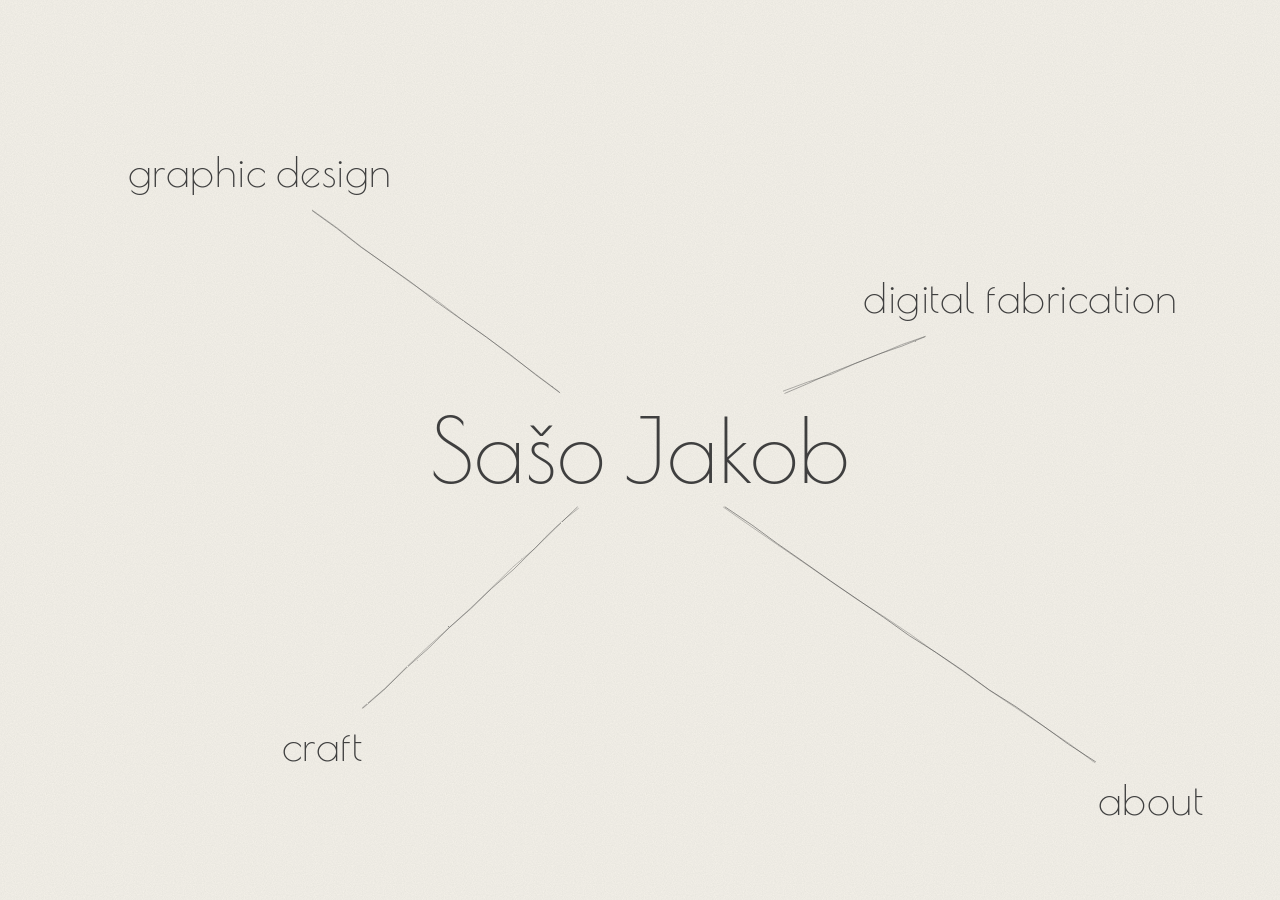
<file: index.html>
<!DOCTYPE html>
<html lang="en">
<head>
  <meta charset="UTF-8">
  <meta name="viewport" content="width=device-width, initial-scale=1">
  <title>Sašo Jakob — portfolio</title>
  <link rel="preconnect" href="https://fonts.googleapis.com">
  <link rel="preconnect" href="https://fonts.gstatic.com" crossorigin>
  <link href="https://fonts.googleapis.com/css2?family=Poiret+One&display=swap" rel="stylesheet">
  <link rel="stylesheet" href="style.css?v=1794491565">
</head>
<body>
  <section class="hero">
    <svg class="connectors"></svg>

    <h1 id="name">Sašo Jakob</h1>

    <a class="cat" id="cat-graphic" href="graphic-design.html">graphic design</a>
    <a class="cat" id="cat-fab" href="digital-fabrication.html">digital fabrication</a>
    <a class="cat" id="cat-craft" href="craft.html">craft</a>
    <a class="cat" id="cat-about" href="#about" aria-expanded="false" aria-controls="about">about</a>

    <section class="about" id="about" hidden>
      <p>My design practice grew out of many different sources of knowledge and is, at its heart, transdisciplinary. I take inspiration from natural processes and aesthetics and transform them into digital or physical manifestations.</p>
      <p>Nature creates through complex nanoscale mechanisms and leaves behind artefacts and fossils that we sometimes forget were actively shaped by living organisms, not only by physical processes.</p>
    </section>
  </section>
  <script src="pencil.js?v=1794491565"></script>
  <script>
    // "about" opens right here on the homepage instead of going to another page
    const toggle = document.getElementById("cat-about");
    const about = document.getElementById("about");
    function setOpen(open) {
      about.hidden = !open;
      toggle.setAttribute("aria-expanded", open);
      document.body.classList.toggle("about-open", open);
    }
    toggle.addEventListener("click", e => { e.preventDefault(); setOpen(about.hidden); });
    document.addEventListener("keydown", e => { if (e.key === "Escape") setOpen(false); });
    document.addEventListener("click", e => {
      if (!about.hidden && !about.contains(e.target) && e.target !== toggle) setOpen(false);
    });
    if (location.hash === "#about") setOpen(true);
  </script>
</body>
</html>
</file>
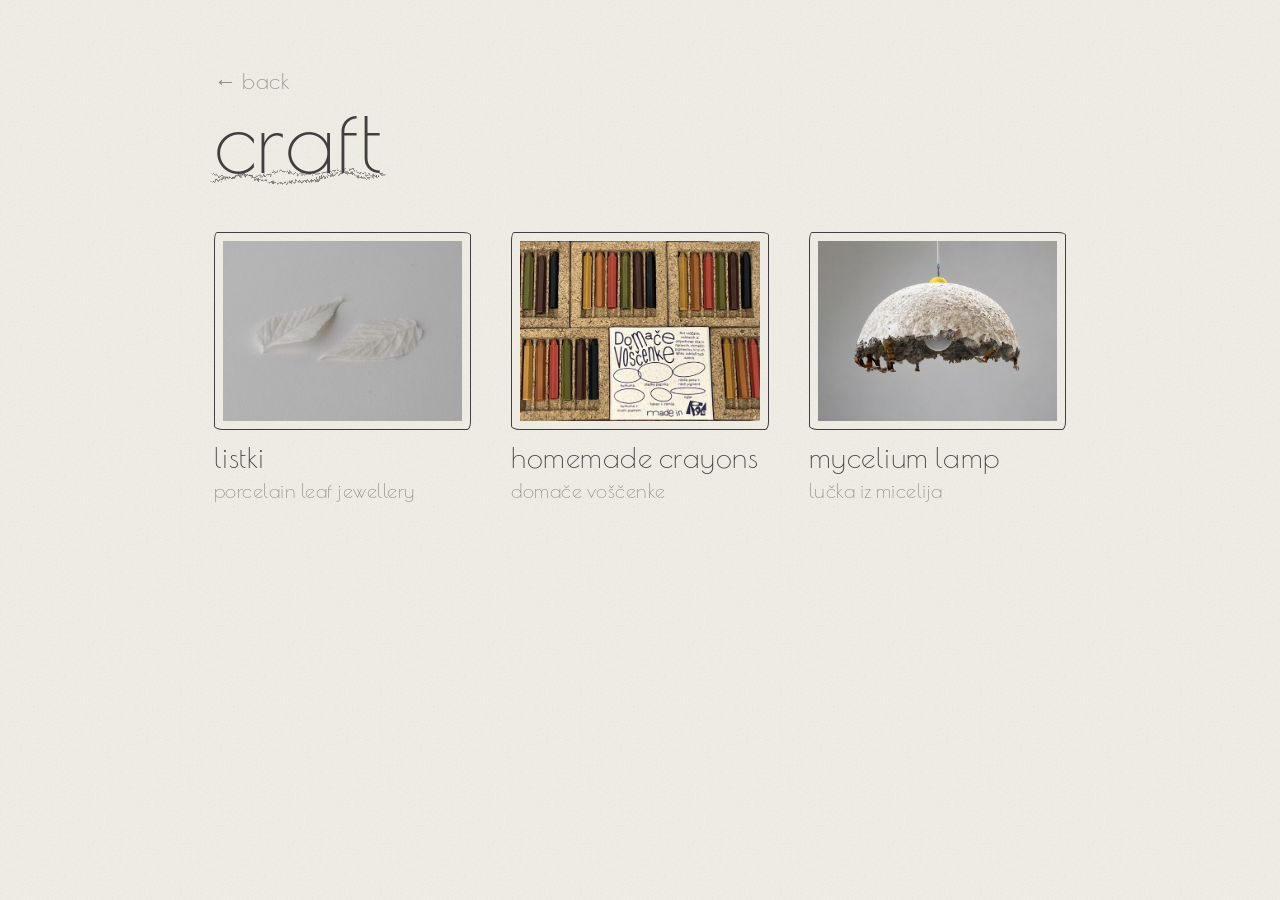
<file: craft.html>
<!DOCTYPE html>
<html lang="en">
<head>
  <meta charset="UTF-8">
  <meta name="viewport" content="width=device-width, initial-scale=1">
  <title>craft</title>
  <link rel="preconnect" href="https://fonts.googleapis.com">
  <link rel="preconnect" href="https://fonts.gstatic.com" crossorigin>
  <link href="https://fonts.googleapis.com/css2?family=Poiret+One&display=swap" rel="stylesheet">
  <link rel="stylesheet" href="style.css?v=1794491565">
</head>
<body>
  <main>
    <a class="back" href="index.html">&larr; back</a>
    <h1><span class="underline">craft</span></h1>

    <div class="projects">
      <a class="project" href="projects/listki.html">
        <div class="frame"><img src="images/listki/thumb.jpg" alt=""></div>
        <h3>listki</h3>
        <p>porcelain leaf jewellery</p>
      </a>
      <a class="project" href="projects/crayons.html">
        <div class="frame"><img src="images/crayons/thumb.jpg" alt=""></div>
        <h3>homemade crayons</h3>
        <p>domače voščenke</p>
      </a>
      <a class="project" href="projects/mycelium-lamp.html">
        <div class="frame"><img src="images/mycelium-lamp/thumb.jpg" alt=""></div>
        <h3>mycelium lamp</h3>
        <p>lučka iz micelija</p>
      </a>
    </div>
  </main>
  <script src="pencil.js?v=1794491565"></script>
</body>
</html>
</file>
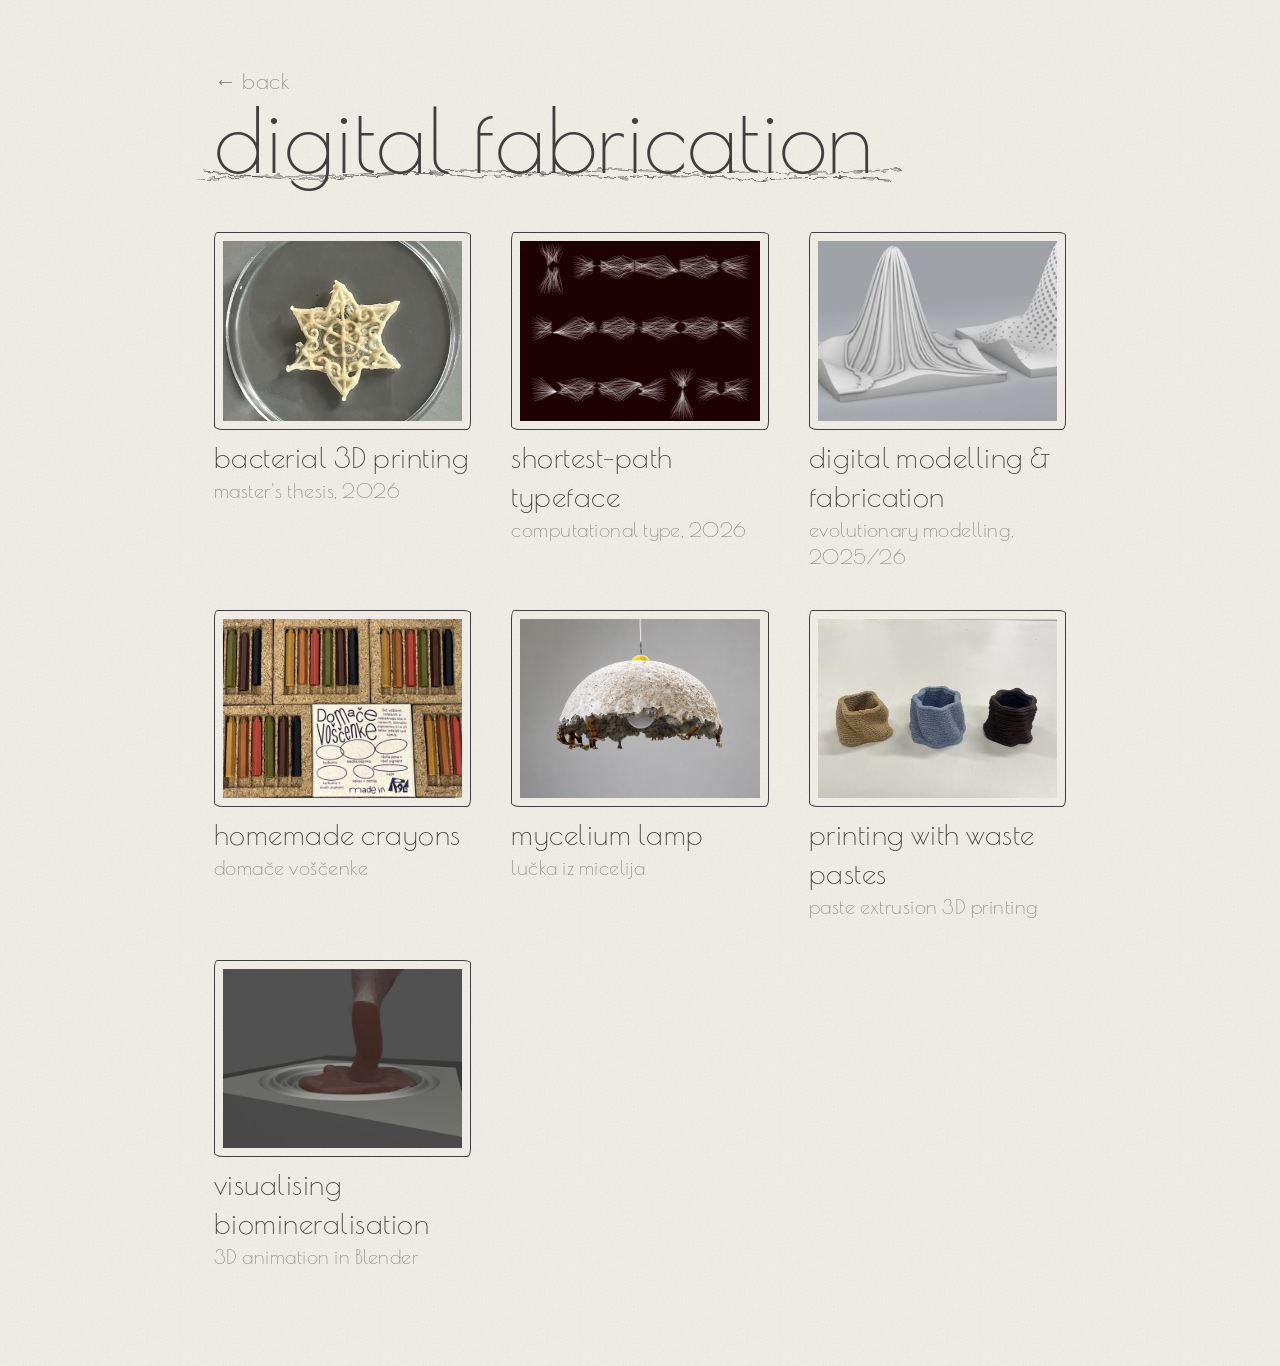
<file: digital-fabrication.html>
<!DOCTYPE html>
<html lang="en">
<head>
  <meta charset="UTF-8">
  <meta name="viewport" content="width=device-width, initial-scale=1">
  <title>digital fabrication</title>
  <link rel="preconnect" href="https://fonts.googleapis.com">
  <link rel="preconnect" href="https://fonts.gstatic.com" crossorigin>
  <link href="https://fonts.googleapis.com/css2?family=Poiret+One&display=swap" rel="stylesheet">
  <link rel="stylesheet" href="style.css?v=1794491565">
</head>
<body>
  <main>
    <a class="back" href="index.html">&larr; back</a>
    <h1><span class="underline">digital fabrication</span></h1>

    <div class="projects">
      <a class="project" href="projects/thesis.html">
        <div class="frame"><img src="images/thesis/thumb.jpg" alt=""></div>
        <h3>bacterial 3D printing</h3>
        <p>master's thesis, 2026</p>
      </a>
      <a class="project" href="projects/shortest-path-type.html">
        <div class="frame"><img src="images/type/thumb.jpg" alt=""></div>
        <h3>shortest-path typeface</h3>
        <p>computational type, 2026</p>
      </a>
      <a class="project" href="projects/dmi.html">
        <div class="frame"><img src="images/dmi/thumb.jpg" alt=""></div>
        <h3>digital modelling &amp; fabrication</h3>
        <p>evolutionary modelling, 2025/26</p>
      </a>
      <a class="project" href="projects/crayons.html">
        <div class="frame"><img src="images/crayons/thumb.jpg" alt=""></div>
        <h3>homemade crayons</h3>
        <p>domače voščenke</p>
      </a>
      <a class="project" href="projects/mycelium-lamp.html">
        <div class="frame"><img src="images/mycelium-lamp/thumb.jpg" alt=""></div>
        <h3>mycelium lamp</h3>
        <p>lučka iz micelija</p>
      </a>
      <a class="project" href="projects/paste-printing.html">
        <div class="frame"><img src="images/paste-printing/thumb.jpg" alt=""></div>
        <h3>printing with waste pastes</h3>
        <p>paste extrusion 3D printing</p>
      </a>
      <a class="project" href="projects/animation.html">
        <div class="frame"><img src="images/animation/thumb.jpg" alt=""></div>
        <h3>visualising biomineralisation</h3>
        <p>3D animation in Blender</p>
      </a>
    </div>
  </main>
  <script src="pencil.js?v=1794491565"></script>
</body>
</html>
</file>
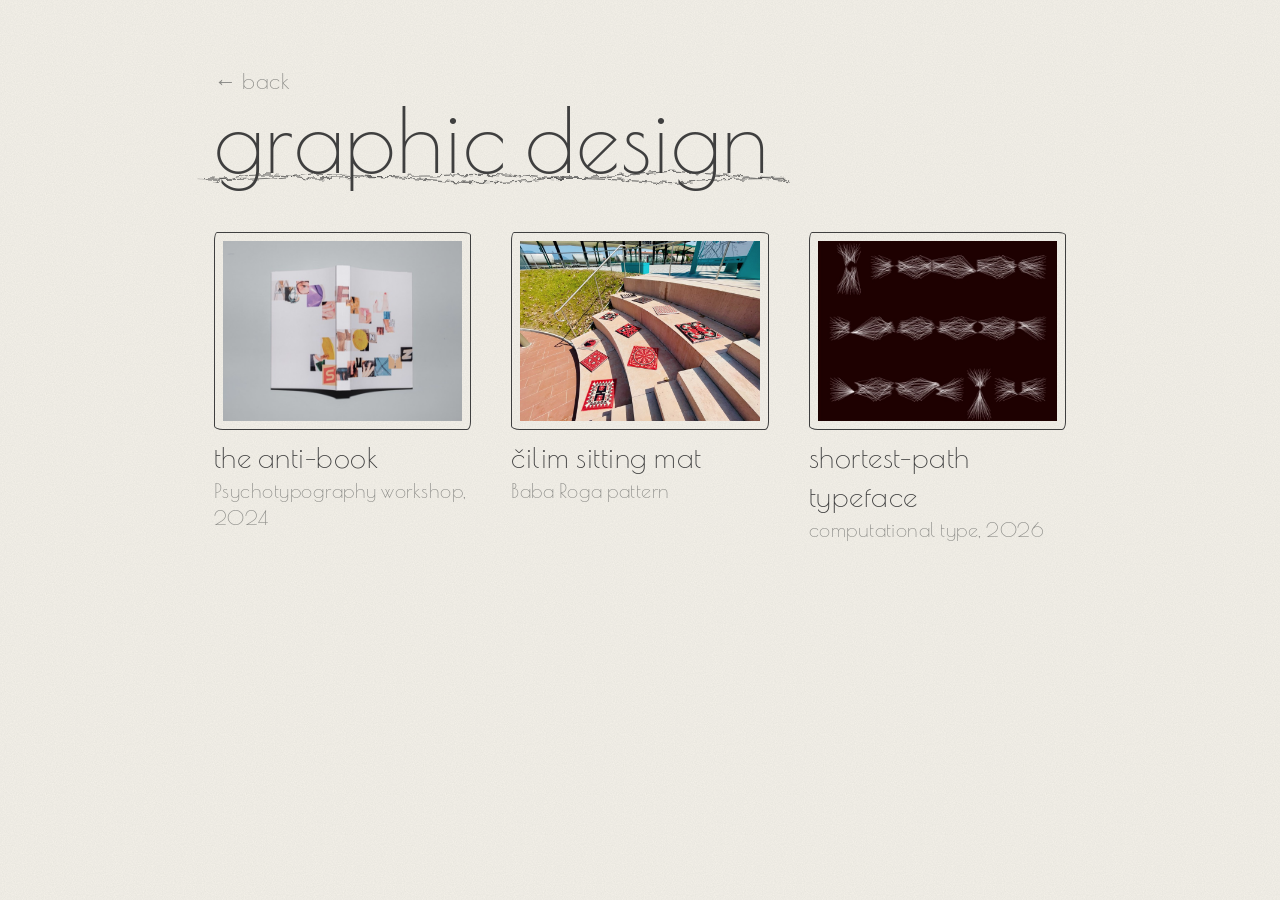
<file: graphic-design.html>
<!DOCTYPE html>
<html lang="en">
<head>
  <meta charset="UTF-8">
  <meta name="viewport" content="width=device-width, initial-scale=1">
  <title>graphic design</title>
  <link rel="preconnect" href="https://fonts.googleapis.com">
  <link rel="preconnect" href="https://fonts.gstatic.com" crossorigin>
  <link href="https://fonts.googleapis.com/css2?family=Poiret+One&display=swap" rel="stylesheet">
  <link rel="stylesheet" href="style.css?v=1794491565">
</head>
<body>
  <main>
    <a class="back" href="index.html">&larr; back</a>
    <h1><span class="underline">graphic design</span></h1>

    <div class="projects">
      <a class="project" href="projects/psychotypography.html">
        <div class="frame"><img src="images/psychotypography/thumb.jpg" alt=""></div>
        <h3>the anti-book</h3>
        <p>Psychotypography workshop, 2024</p>
      </a>
      <a class="project" href="projects/cilimi.html">
        <div class="frame"><img src="images/cilimi/thumb.jpg" alt=""></div>
        <h3>čilim sitting mat</h3>
        <p>Baba Roga pattern</p>
      </a>
      <a class="project" href="projects/shortest-path-type.html">
        <div class="frame"><img src="images/type/thumb.jpg" alt=""></div>
        <h3>shortest-path typeface</h3>
        <p>computational type, 2026</p>
      </a>
    </div>
  </main>
  <script src="pencil.js?v=1794491565"></script>
</body>
</html>
</file>
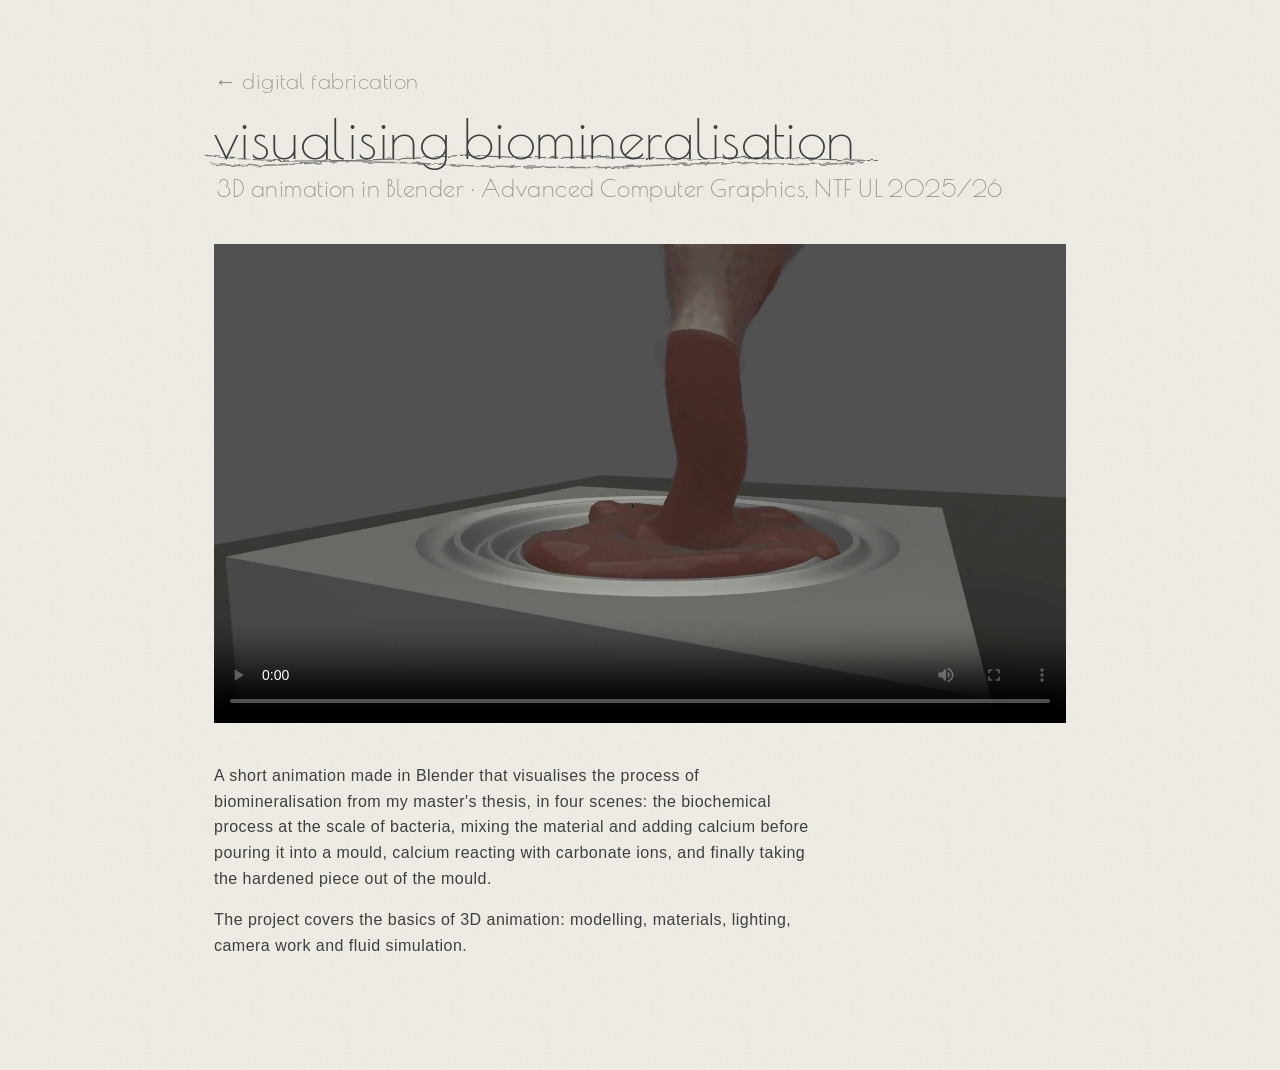
<file: projects/animation.html>
<!DOCTYPE html>
<html lang="en">
<head>
  <meta charset="UTF-8">
  <meta name="viewport" content="width=device-width, initial-scale=1">
  <title>Visualising biomineralisation — 3D animation</title>
  <link rel="preconnect" href="https://fonts.googleapis.com">
  <link rel="preconnect" href="https://fonts.gstatic.com" crossorigin>
  <link href="https://fonts.googleapis.com/css2?family=Poiret+One&display=swap" rel="stylesheet">
  <link rel="stylesheet" href="../style.css?v=1794491565">
</head>
<body>
  <main class="project-page">
    <a class="back" href="../digital-fabrication.html">&larr; digital fabrication</a>
    <h1><span class="underline">visualising biomineralisation</span></h1>
    <p class="subtitle">3D animation in Blender · Advanced Computer Graphics, NTF UL 2025/26</p>

    <div class="photos">
      <video src="../images/animation/biomineralisation.mp4" poster="../images/animation/poster.jpg" controls playsinline preload="metadata"></video>
    </div>

    <div class="text">
      <p>A short animation made in Blender that visualises the process of biomineralisation from my master's thesis, in four scenes: the biochemical process at the scale of bacteria, mixing the material and adding calcium before pouring it into a mould, calcium reacting with carbonate ions, and finally taking the hardened piece out of the mould.</p>
      <p>The project covers the basics of 3D animation: modelling, materials, lighting, camera work and fluid simulation.</p>
    </div>
  </main>
  <script src="../pencil.js?v=1794491565"></script>
</body>
</html>
</file>
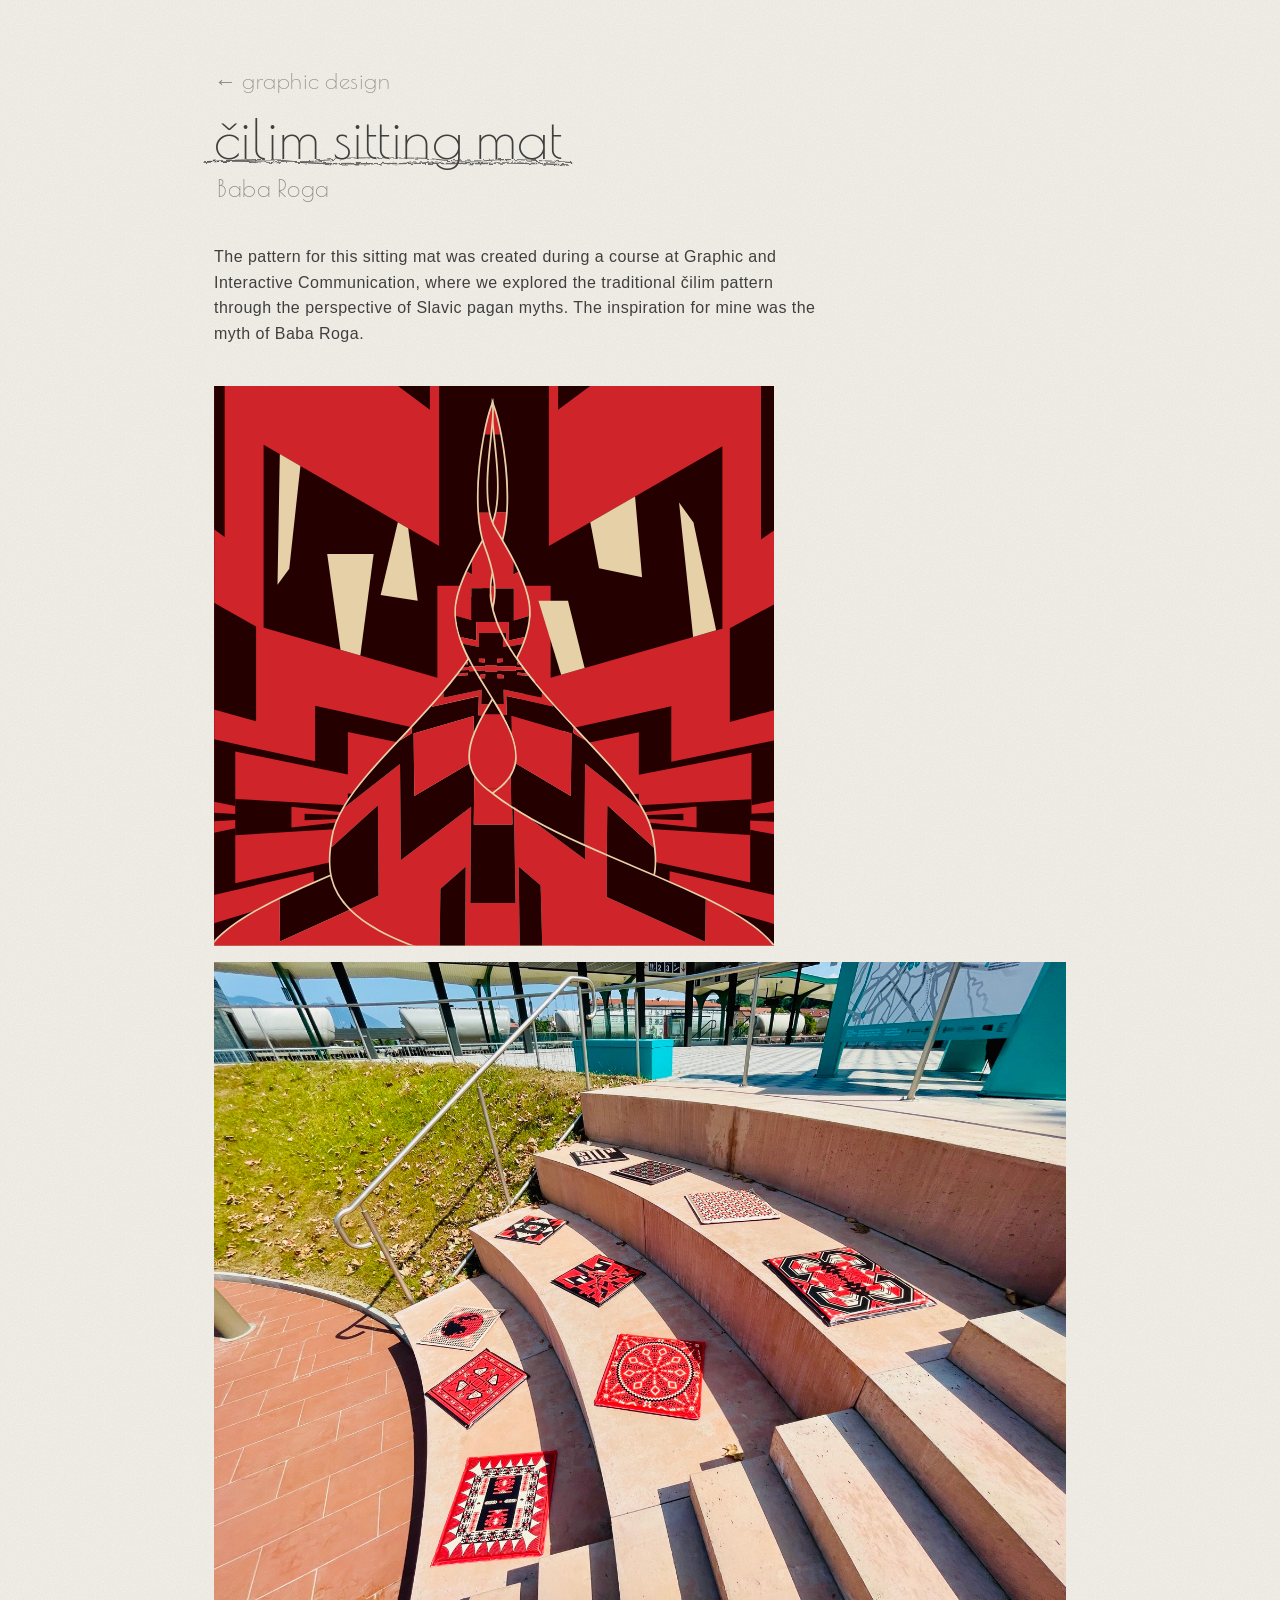
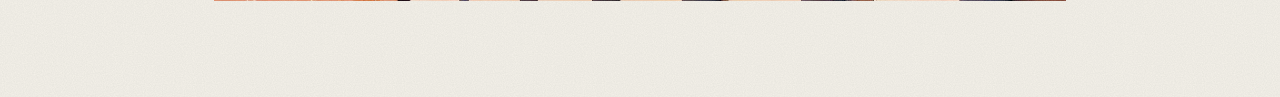
<file: projects/cilimi.html>
<!DOCTYPE html>
<html lang="en">
<head>
  <meta charset="UTF-8">
  <meta name="viewport" content="width=device-width, initial-scale=1">
  <title>Čilim sitting mat</title>
  <link rel="preconnect" href="https://fonts.googleapis.com">
  <link rel="preconnect" href="https://fonts.gstatic.com" crossorigin>
  <link href="https://fonts.googleapis.com/css2?family=Poiret+One&display=swap" rel="stylesheet">
  <link rel="stylesheet" href="../style.css?v=1794491565">
</head>
<body>
  <main class="project-page">
    <a class="back" href="../graphic-design.html">&larr; graphic design</a>
    <h1><span class="underline">čilim sitting mat</span></h1>
    <p class="subtitle">Baba Roga</p>

    <div class="text">
      <p>The pattern for this sitting mat was created during a course at Graphic and Interactive Communication, where we explored the traditional čilim pattern through the perspective of Slavic pagan myths. The inspiration for mine was the myth of Baba Roga.</p>
    </div>

    <div class="photos">
      <img class="pattern" src="../images/cilimi/pattern.svg" alt="Baba Roga čilim pattern">
      <img src="../images/cilimi/mats.jpg" alt="čilim sitting mats laid out on outdoor steps">
    </div>
  </main>
  <script src="../pencil.js?v=1794491565"></script>
</body>
</html>
</file>
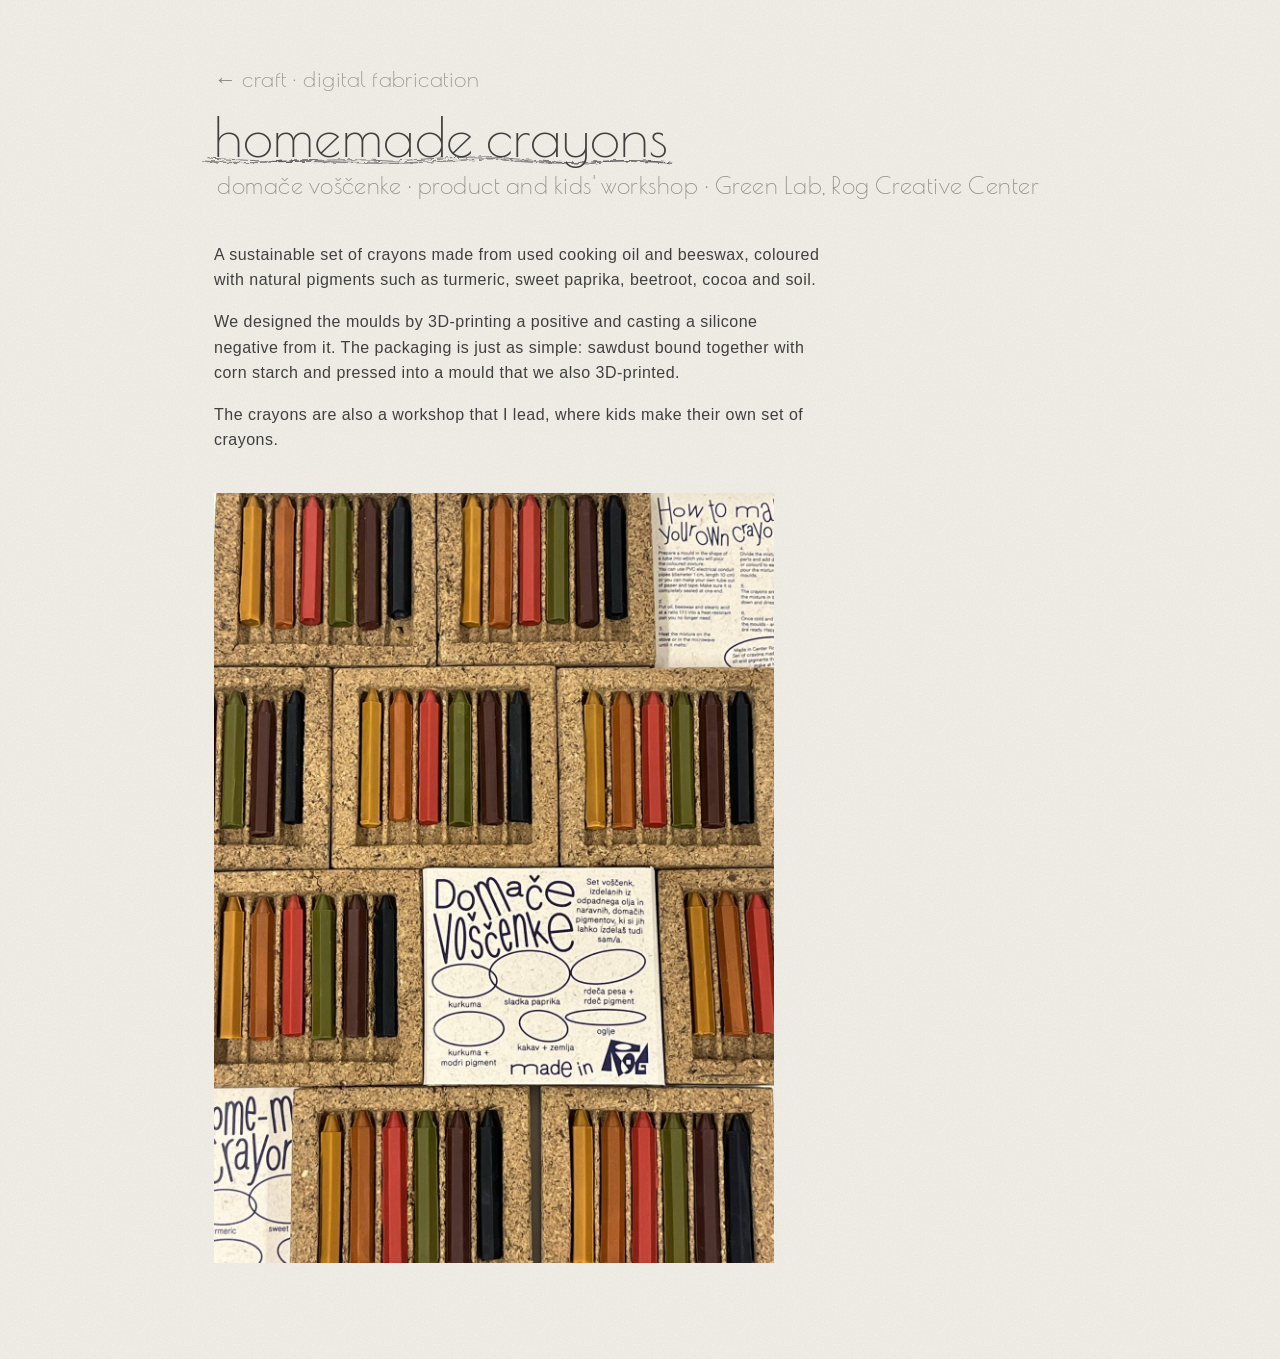
<file: projects/crayons.html>
<!DOCTYPE html>
<html lang="en">
<head>
  <meta charset="UTF-8">
  <meta name="viewport" content="width=device-width, initial-scale=1">
  <title>Homemade crayons — domače voščenke</title>
  <link rel="preconnect" href="https://fonts.googleapis.com">
  <link rel="preconnect" href="https://fonts.gstatic.com" crossorigin>
  <link href="https://fonts.googleapis.com/css2?family=Poiret+One&display=swap" rel="stylesheet">
  <link rel="stylesheet" href="../style.css?v=1794491565">
</head>
<body>
  <main class="project-page">
    <p class="back">&larr; <a href="../craft.html">craft</a> · <a href="../digital-fabrication.html">digital fabrication</a></p>
    <h1><span class="underline">homemade crayons</span></h1>
    <p class="subtitle">domače voščenke · product and kids' workshop · Green Lab, Rog Creative Center</p>

    <div class="text">
      <p>A sustainable set of crayons made from used cooking oil and beeswax, coloured with natural pigments such as turmeric, sweet paprika, beetroot, cocoa and soil.</p>
      <p>We designed the moulds by 3D-printing a positive and casting a silicone negative from it. The packaging is just as simple: sawdust bound together with corn starch and pressed into a mould that we also 3D-printed.</p>
      <p>The crayons are also a workshop that I lead, where kids make their own set of crayons.</p>
    </div>

    <div class="photos">
      <img class="poster" src="../images/crayons/crayons.jpg" alt="sets of homemade crayons in sawdust packaging">
    </div>
  </main>
  <script src="../pencil.js?v=1794491565"></script>
</body>
</html>
</file>
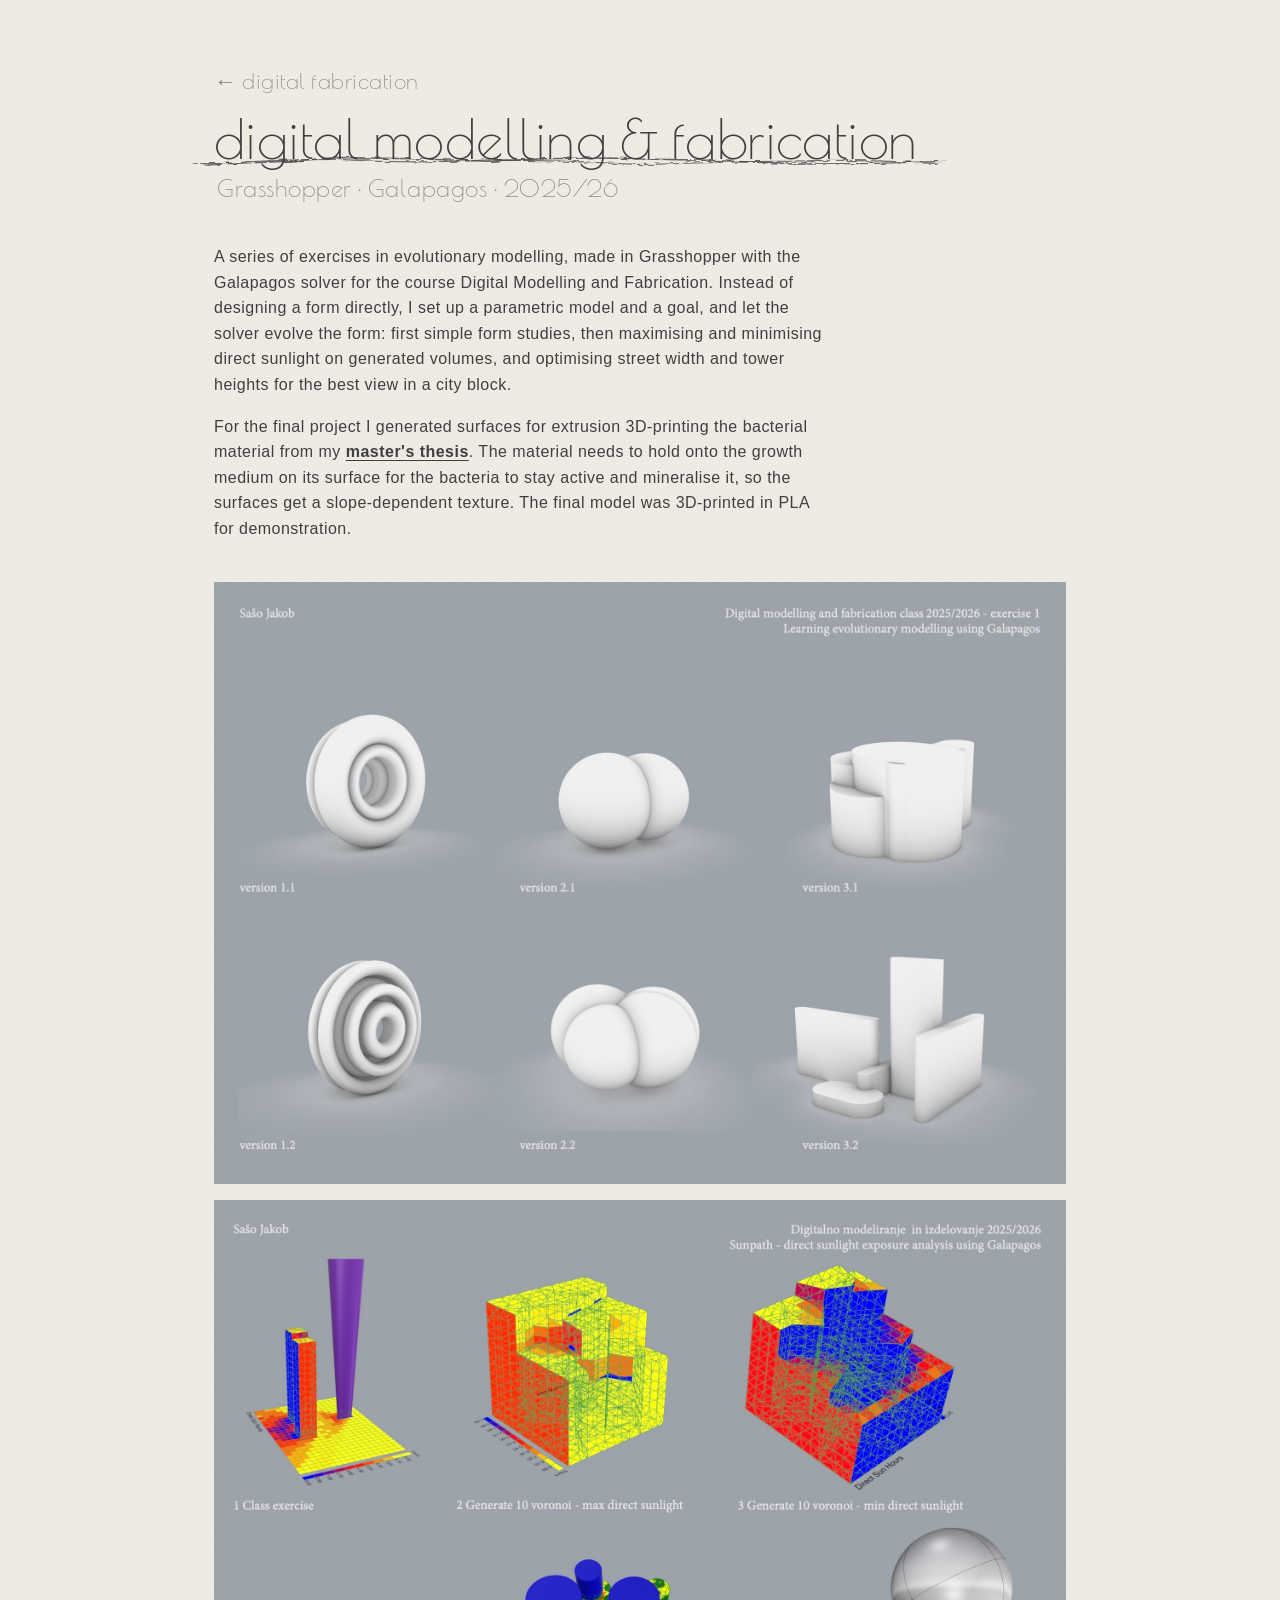
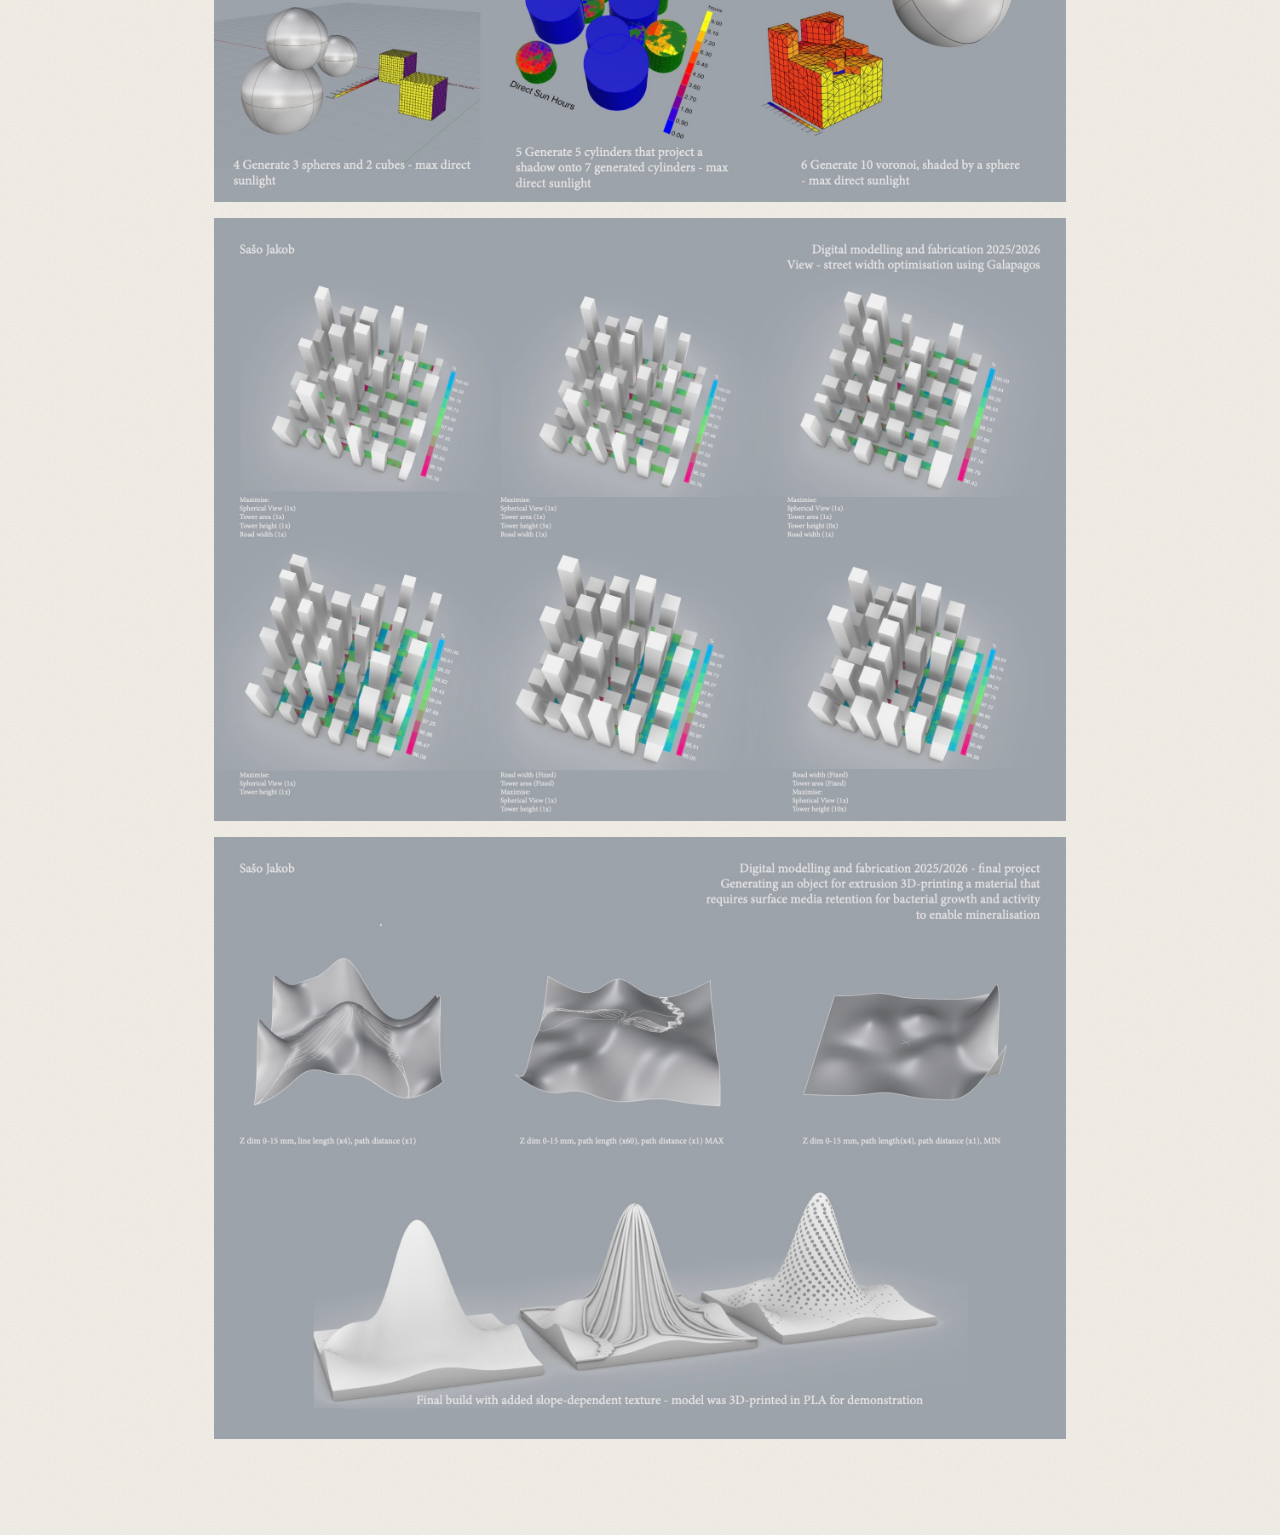
<file: projects/dmi.html>
<!DOCTYPE html>
<html lang="en">
<head>
  <meta charset="UTF-8">
  <meta name="viewport" content="width=device-width, initial-scale=1">
  <title>Digital modelling and fabrication</title>
  <link rel="preconnect" href="https://fonts.googleapis.com">
  <link rel="preconnect" href="https://fonts.gstatic.com" crossorigin>
  <link href="https://fonts.googleapis.com/css2?family=Poiret+One&display=swap" rel="stylesheet">
  <link rel="stylesheet" href="../style.css?v=1794491565">
</head>
<body>
  <main class="project-page">
    <a class="back" href="../digital-fabrication.html">&larr; digital fabrication</a>
    <h1><span class="underline">digital modelling &amp; fabrication</span></h1>
    <p class="subtitle">Grasshopper · Galapagos · 2025/26</p>

    <div class="text">
      <p>A series of exercises in evolutionary modelling, made in Grasshopper with the Galapagos solver for the course Digital Modelling and Fabrication. Instead of designing a form directly, I set up a parametric model and a goal, and let the solver evolve the form: first simple form studies, then maximising and minimising direct sunlight on generated volumes, and optimising street width and tower heights for the best view in a city block.</p>
      <p>For the final project I generated surfaces for extrusion 3D-printing the bacterial material from my <a class="inline-link" href="thesis.html"><strong>master's thesis</strong></a>. The material needs to hold onto the growth medium on its surface for the bacteria to stay active and mineralise it, so the surfaces get a slope-dependent texture. The final model was 3D-printed in PLA for demonstration.</p>
    </div>

    <div class="photos">
      <img src="../images/dmi/page-1.jpg" alt="exercise 1: evolutionary form studies">
      <img src="../images/dmi/page-2.jpg" alt="sunpath: direct sunlight exposure analysis">
      <img src="../images/dmi/page-3.jpg" alt="view and street width optimisation">
      <img src="../images/dmi/page-4.jpg" alt="final project: textured surfaces for 3D printing">
    </div>
  </main>
  <script src="../pencil.js?v=1794491565"></script>
</body>
</html>
</file>
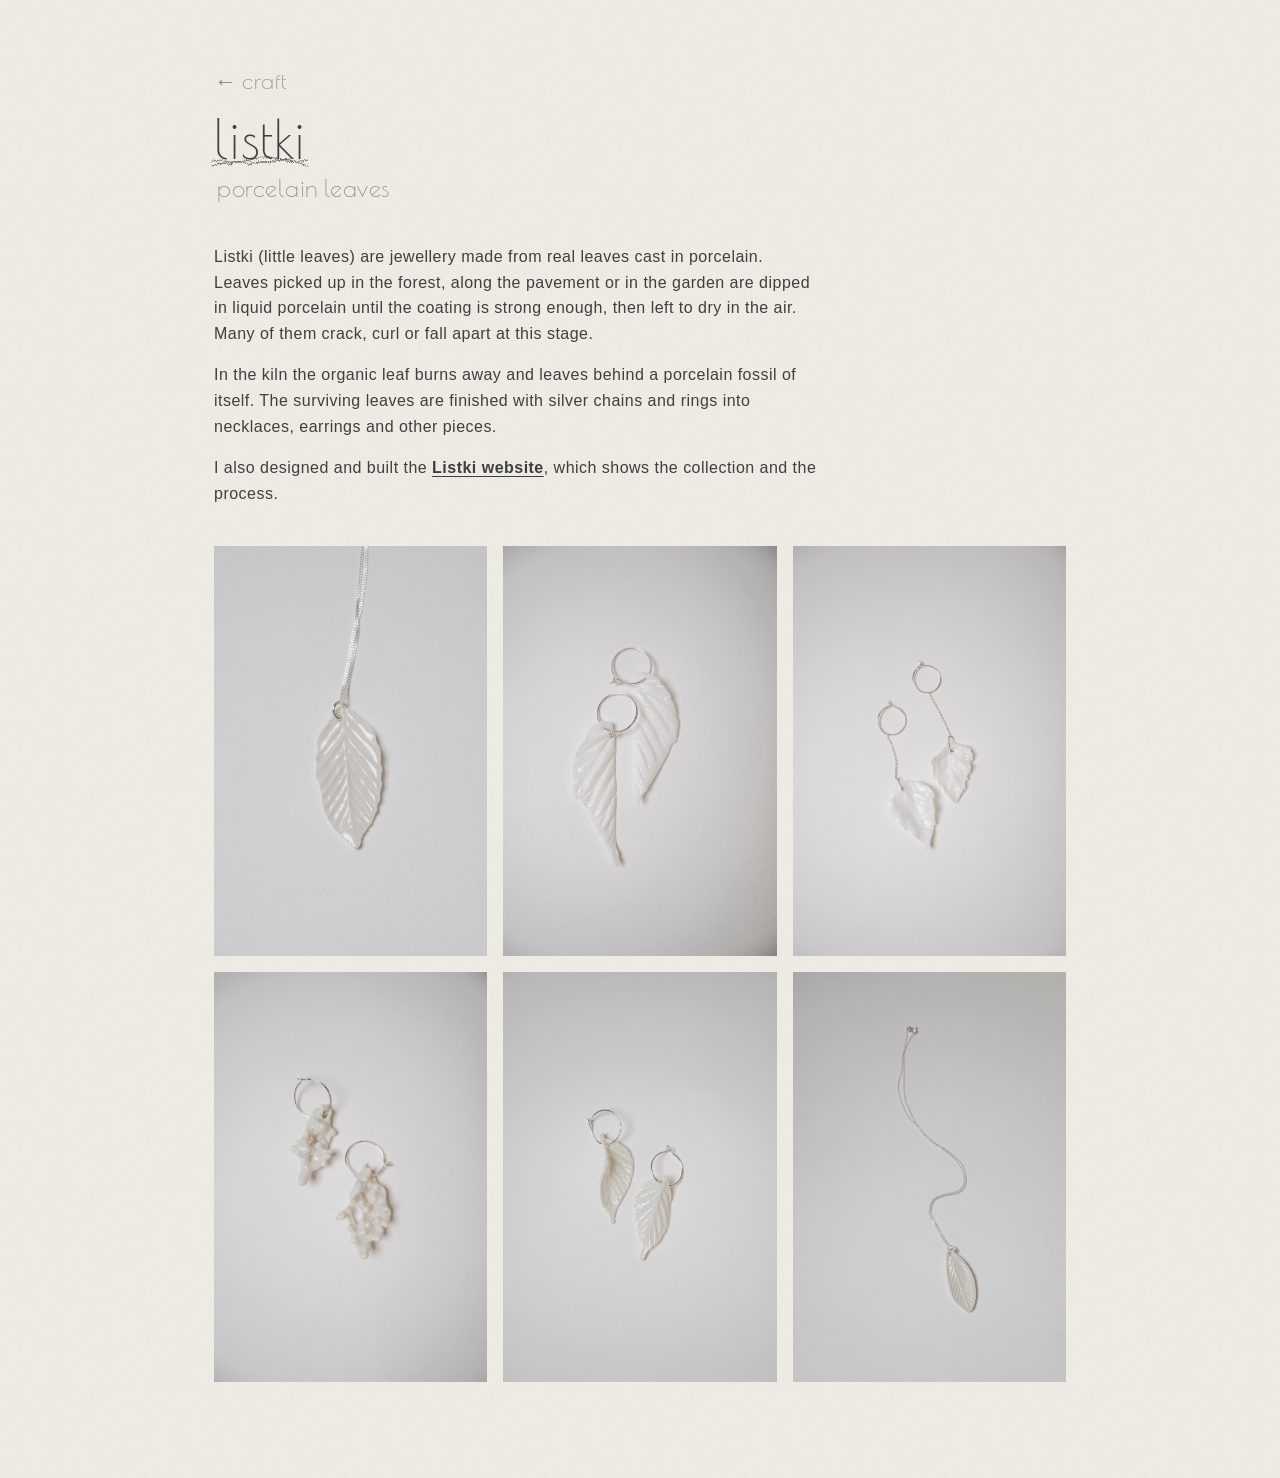
<file: projects/listki.html>
<!DOCTYPE html>
<html lang="en">
<head>
  <meta charset="UTF-8">
  <meta name="viewport" content="width=device-width, initial-scale=1">
  <title>Listki</title>
  <link rel="preconnect" href="https://fonts.googleapis.com">
  <link rel="preconnect" href="https://fonts.gstatic.com" crossorigin>
  <link href="https://fonts.googleapis.com/css2?family=Poiret+One&display=swap" rel="stylesheet">
  <link rel="stylesheet" href="../style.css?v=1794491565">
</head>
<body>
  <main class="project-page">
    <a class="back" href="../craft.html">&larr; craft</a>
    <h1><span class="underline">listki</span></h1>
    <p class="subtitle">porcelain leaves</p>

    <div class="text">
      <p>Listki (little leaves) are jewellery made from real leaves cast in porcelain. Leaves picked up in the forest, along the pavement or in the garden are dipped in liquid porcelain until the coating is strong enough, then left to dry in the air. Many of them crack, curl or fall apart at this stage.</p>
      <p>In the kiln the organic leaf burns away and leaves behind a porcelain fossil of itself. The surviving leaves are finished with silver chains and rings into necklaces, earrings and other pieces.</p>
      <p>I also designed and built the <a class="inline-link" href="https://smosho.github.io/listki/index.html" target="_blank" rel="noopener"><strong>Listki website</strong></a>, which shows the collection and the process.</p>
    </div>

    <div class="gallery">
      <img src="../images/listki/jewellery-1.jpg" alt="porcelain leaf pendant">
      <img src="../images/listki/jewellery-2.jpg" alt="porcelain leaf earrings">
      <img src="../images/listki/jewellery-3.jpg" alt="porcelain leaf earrings">
      <img src="../images/listki/jewellery-4.jpg" alt="porcelain earrings">
      <img src="../images/listki/jewellery-5.jpg" alt="porcelain leaf earrings">
      <img src="../images/listki/jewellery-6.jpg" alt="porcelain leaf necklace">
    </div>

  </main>
  <script src="../pencil.js?v=1794491565"></script>
</body>
</html>
</file>
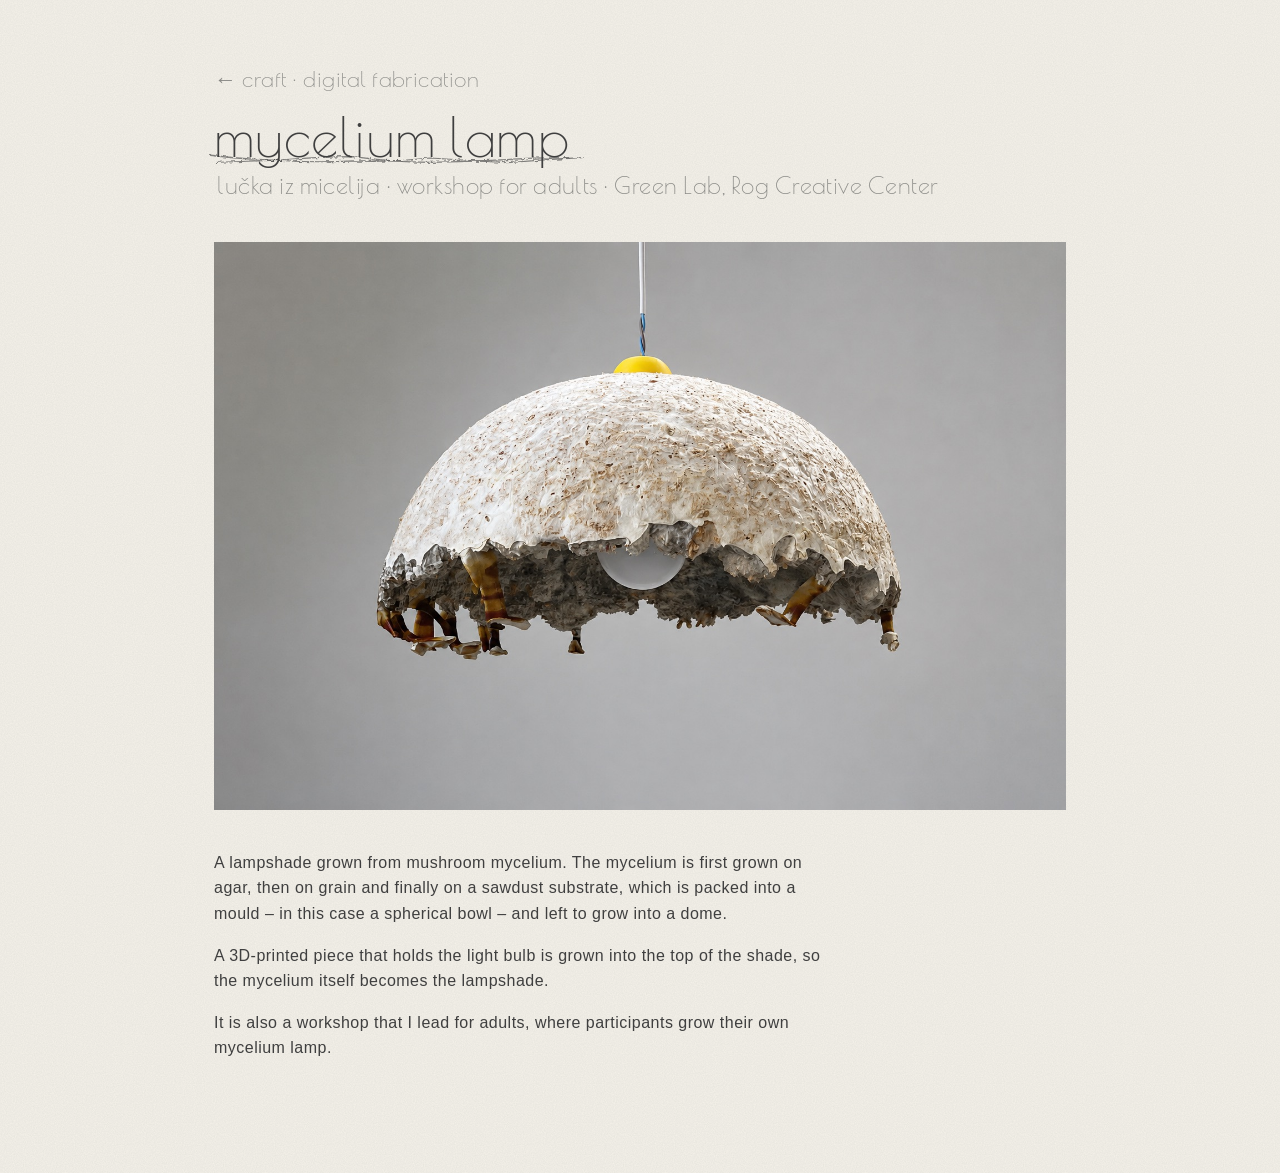
<file: projects/mycelium-lamp.html>
<!DOCTYPE html>
<html lang="en">
<head>
  <meta charset="UTF-8">
  <meta name="viewport" content="width=device-width, initial-scale=1">
  <title>Mycelium lamp — lučka iz micelija</title>
  <link rel="preconnect" href="https://fonts.googleapis.com">
  <link rel="preconnect" href="https://fonts.gstatic.com" crossorigin>
  <link href="https://fonts.googleapis.com/css2?family=Poiret+One&display=swap" rel="stylesheet">
  <link rel="stylesheet" href="../style.css?v=1794491565">
</head>
<body>
  <main class="project-page">
    <p class="back">&larr; <a href="../craft.html">craft</a> · <a href="../digital-fabrication.html">digital fabrication</a></p>
    <h1><span class="underline">mycelium lamp</span></h1>
    <p class="subtitle">lučka iz micelija · workshop for adults · Green Lab, Rog Creative Center</p>

    <div class="photos">
      <img src="../images/mycelium-lamp/lamp.jpg" alt="dome lampshade grown from mycelium, hanging">
    </div>

    <div class="text">
      <p>A lampshade grown from mushroom mycelium. The mycelium is first grown on agar, then on grain and finally on a sawdust substrate, which is packed into a mould – in this case a spherical bowl – and left to grow into a dome.</p>
      <p>A 3D-printed piece that holds the light bulb is grown into the top of the shade, so the mycelium itself becomes the lampshade.</p>
      <p>It is also a workshop that I lead for adults, where participants grow their own mycelium lamp.</p>
    </div>
  </main>
  <script src="../pencil.js?v=1794491565"></script>
</body>
</html>
</file>
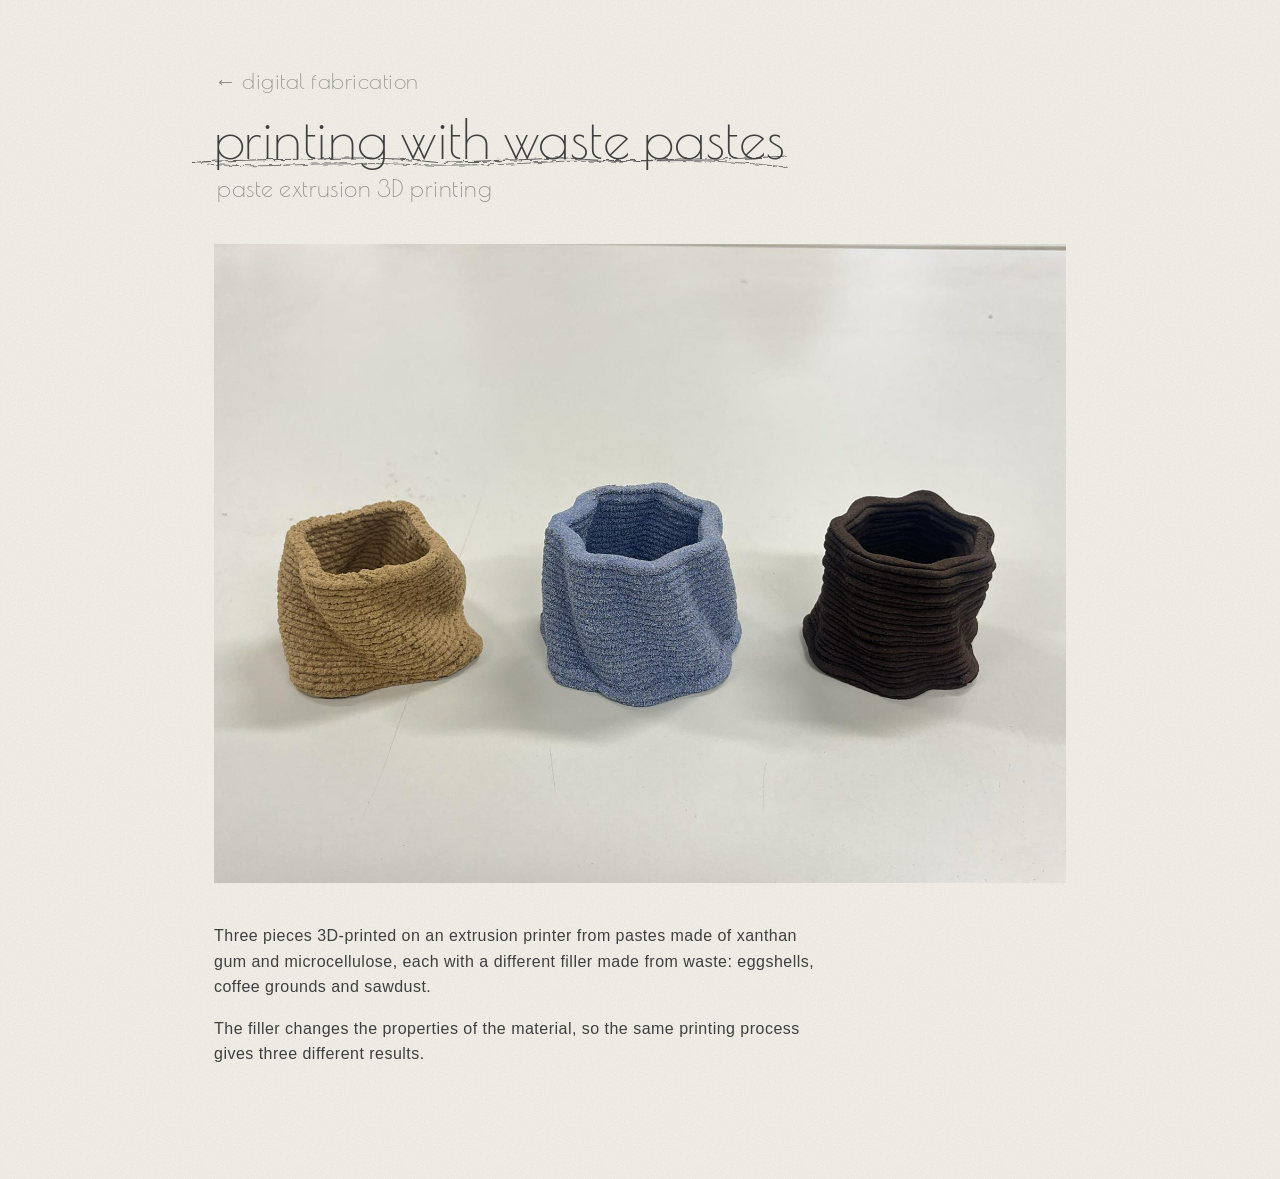
<file: projects/paste-printing.html>
<!DOCTYPE html>
<html lang="en">
<head>
  <meta charset="UTF-8">
  <meta name="viewport" content="width=device-width, initial-scale=1">
  <title>Printing with waste pastes</title>
  <link rel="preconnect" href="https://fonts.googleapis.com">
  <link rel="preconnect" href="https://fonts.gstatic.com" crossorigin>
  <link href="https://fonts.googleapis.com/css2?family=Poiret+One&display=swap" rel="stylesheet">
  <link rel="stylesheet" href="../style.css?v=1794491565">
</head>
<body>
  <main class="project-page">
    <a class="back" href="../digital-fabrication.html">&larr; digital fabrication</a>
    <h1><span class="underline">printing with waste pastes</span></h1>
    <p class="subtitle">paste extrusion 3D printing</p>

    <div class="photos">
      <img src="../images/paste-printing/pieces.jpg" alt="three 3D-printed vessels made from different pastes">
    </div>

    <div class="text">
      <p>Three pieces 3D-printed on an extrusion printer from pastes made of xanthan gum and microcellulose, each with a different filler made from waste: eggshells, coffee grounds and sawdust.</p>
      <p>The filler changes the properties of the material, so the same printing process gives three different results.</p>
    </div>
  </main>
  <script src="../pencil.js?v=1794491565"></script>
</body>
</html>
</file>
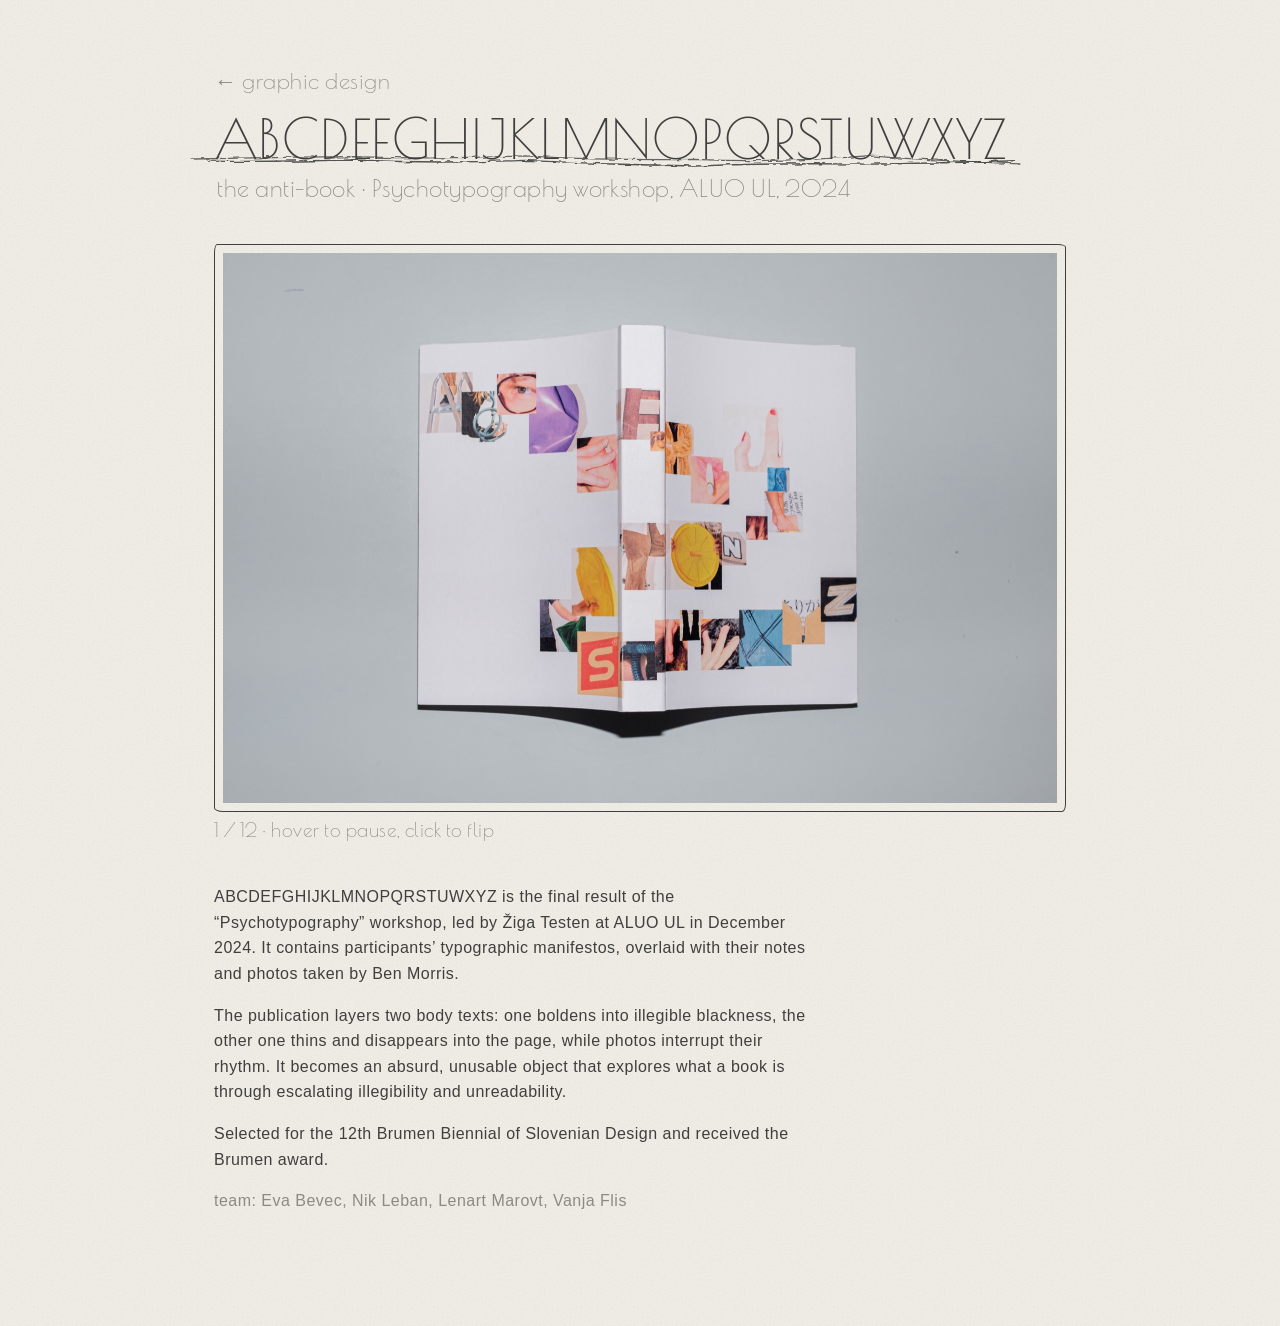
<file: projects/psychotypography.html>
<!DOCTYPE html>
<html lang="en">
<head>
  <meta charset="UTF-8">
  <meta name="viewport" content="width=device-width, initial-scale=1">
  <title>ABCDEFGHIJKLMNOPQRSTUWXYZ — Psychotypography</title>
  <link rel="preconnect" href="https://fonts.googleapis.com">
  <link rel="preconnect" href="https://fonts.gstatic.com" crossorigin>
  <link href="https://fonts.googleapis.com/css2?family=Poiret+One&display=swap" rel="stylesheet">
  <link rel="stylesheet" href="../style.css?v=1794491565">
</head>
<body>
  <main class="project-page">
    <a class="back" href="../graphic-design.html">&larr; graphic design</a>
    <h1><span class="underline">ABCDEFGHIJKLMNOPQRSTUWXYZ</span></h1>
    <p class="subtitle">the anti-book · Psychotypography workshop, ALUO UL, 2024</p>

    <figure class="cycle-wrap">
      <div class="cycler" data-speed="1400">
        <img src="../images/psychotypography/1.jpg" alt="spread from the publication">
        <img src="../images/psychotypography/2.jpg" alt="spread from the publication">
        <img src="../images/psychotypography/3.jpg" alt="spread from the publication">
        <img src="../images/psychotypography/6.jpg" alt="spread from the publication">
        <img src="../images/psychotypography/4.jpg" alt="spread from the publication">
        <img src="../images/psychotypography/5.jpg" alt="spread from the publication">
        <img src="../images/psychotypography/0.jpg" alt="spread from the publication">
        <img src="../images/psychotypography/7.jpg" alt="spread from the publication">
        <img src="../images/psychotypography/8.jpg" alt="spread from the publication">
        <img src="../images/psychotypography/10.jpg" alt="spread from the publication">
        <img src="../images/psychotypography/9.jpg" alt="spread from the publication">
        <img src="../images/psychotypography/11.jpg" alt="spread from the publication">
      </div>
      <figcaption><span class="counter"></span> · hover to pause, click to flip</figcaption>
    </figure>

    <div class="text">
      <p>ABCDEFGHIJKLMNOPQRSTUWXYZ is the final result of the “Psychotypography” workshop, led by Žiga Testen at ALUO UL in December 2024. It contains participants’ typographic manifestos, overlaid with their notes and photos taken by Ben Morris.</p>
      <p>The publication layers two body texts: one boldens into illegible blackness, the other one thins and disappears into the page, while photos interrupt their rhythm. It becomes an absurd, unusable object that explores what a book is through escalating illegibility and unreadability.</p>
      <p>Selected for the 12th Brumen Biennial of Slovenian Design and received the Brumen award.</p>
      <p class="credits">team: Eva Bevec, Nik Leban, Lenart Marovt, Vanja Flis</p>
    </div>
  </main>
  <script src="../pencil.js?v=1794491565"></script>
  <script src="../cycler.js?v=1794491565"></script>
</body>
</html>
</file>
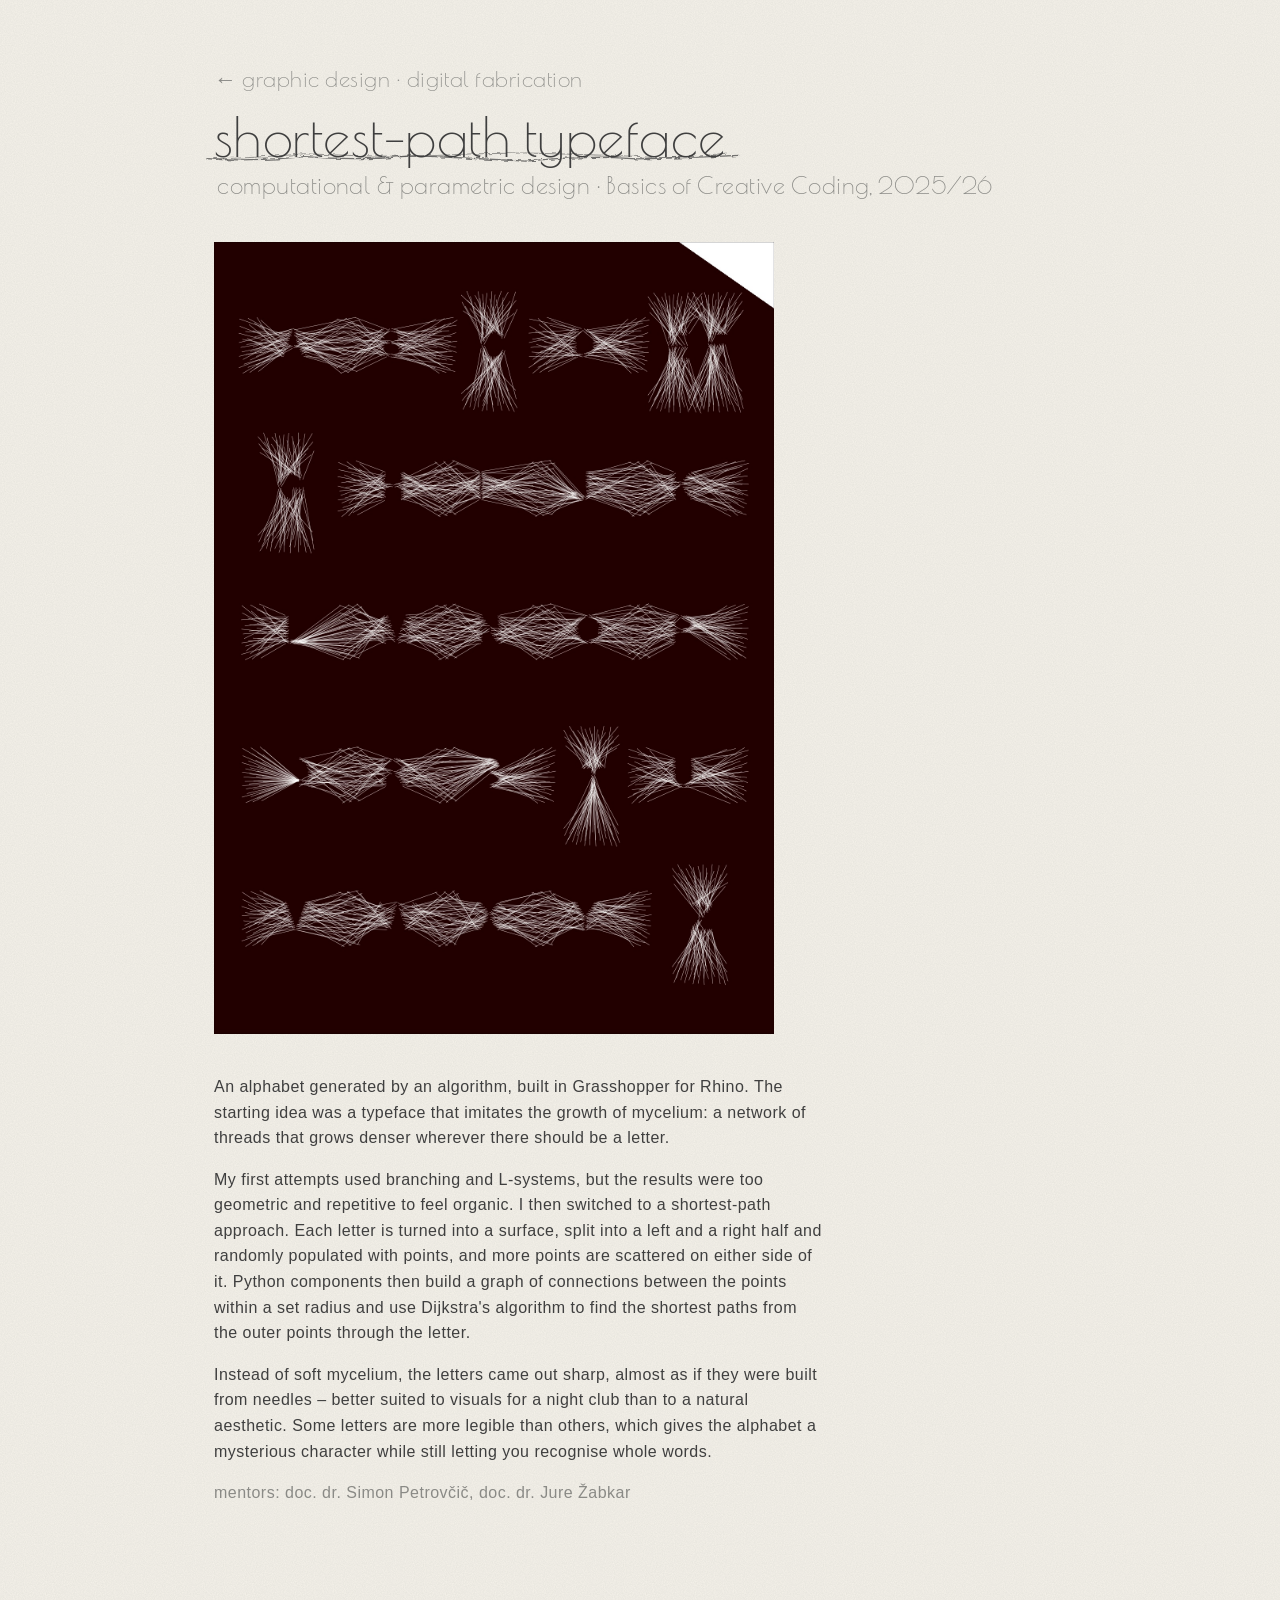
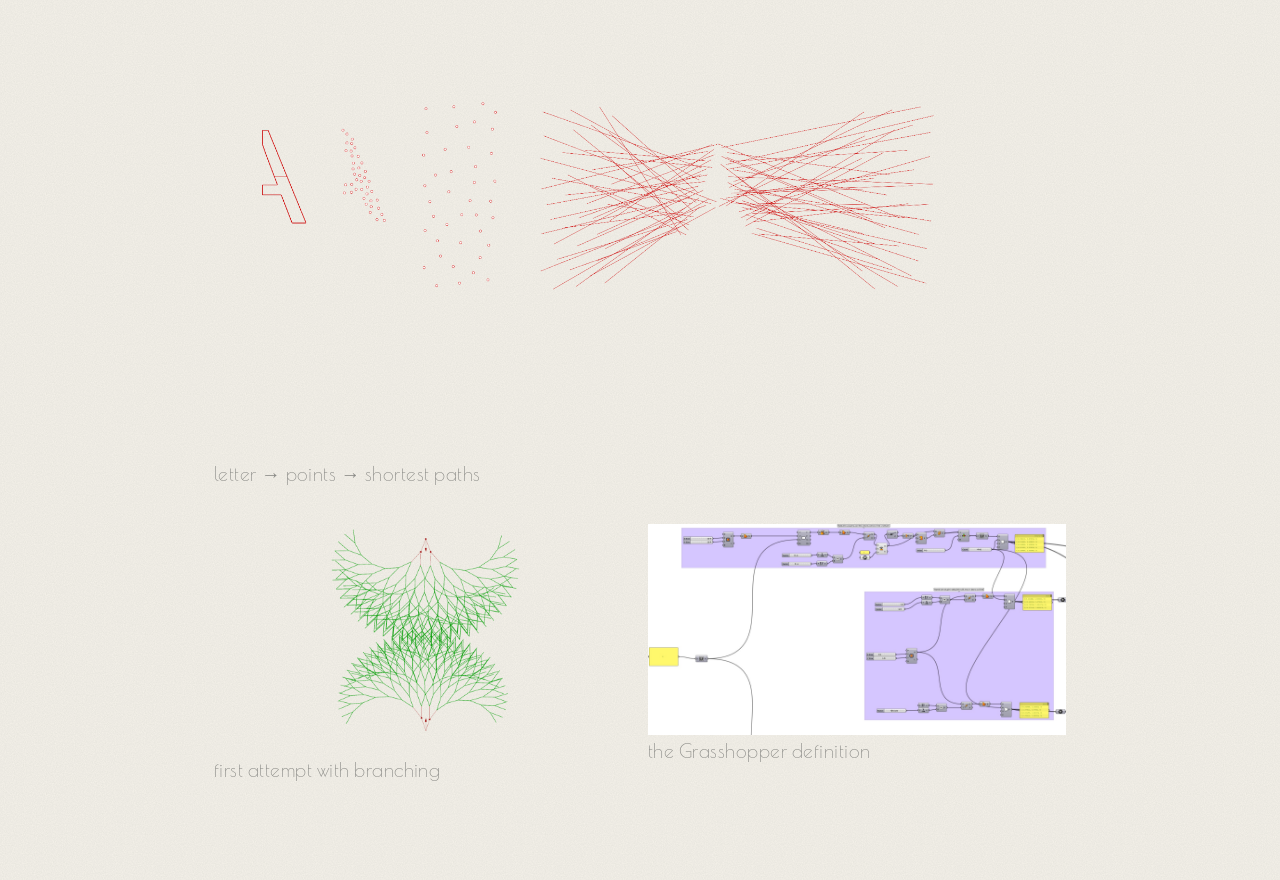
<file: projects/shortest-path-type.html>
<!DOCTYPE html>
<html lang="en">
<head>
  <meta charset="UTF-8">
  <meta name="viewport" content="width=device-width, initial-scale=1">
  <title>Shortest-path typeface</title>
  <link rel="preconnect" href="https://fonts.googleapis.com">
  <link rel="preconnect" href="https://fonts.gstatic.com" crossorigin>
  <link href="https://fonts.googleapis.com/css2?family=Poiret+One&display=swap" rel="stylesheet">
  <link rel="stylesheet" href="../style.css?v=1794491565">
</head>
<body>
  <main class="project-page">
    <p class="back">&larr; <a href="../graphic-design.html">graphic design</a> · <a href="../digital-fabrication.html">digital fabrication</a></p>
    <h1><span class="underline">shortest-path typeface</span></h1>
    <p class="subtitle">computational &amp; parametric design · Basics of Creative Coding, 2025/26</p>

    <div class="photos">
      <img class="poster" src="../images/type/poster.jpg" alt="poster with the generated alphabet">
    </div>

    <div class="text">
      <p>An alphabet generated by an algorithm, built in Grasshopper for Rhino. The starting idea was a typeface that imitates the growth of mycelium: a network of threads that grows denser wherever there should be a letter.</p>
      <p>My first attempts used branching and L-systems, but the results were too geometric and repetitive to feel organic. I then switched to a shortest-path approach. Each letter is turned into a surface, split into a left and a right half and randomly populated with points, and more points are scattered on either side of it. Python components then build a graph of connections between the points within a set radius and use Dijkstra's algorithm to find the shortest paths from the outer points through the letter.</p>
      <p>Instead of soft mycelium, the letters came out sharp, almost as if they were built from needles – better suited to visuals for a night club than to a natural aesthetic. Some letters are more legible than others, which gives the alphabet a mysterious character while still letting you recognise whole words.</p>
      <p class="credits">mentors: doc. dr. Simon Petrovčič, doc. dr. Jure Žabkar</p>
    </div>

    <div class="photos">
      <figure><img src="../images/type/process.png" alt="process: letter, points, connections"><figcaption>letter → points → shortest paths</figcaption></figure>
      <div class="pair">
        <figure><img src="../images/type/branching.png" alt="early branching experiment"><figcaption>first attempt with branching</figcaption></figure>
        <figure><img src="../images/type/grasshopper.jpg" alt="Grasshopper definition"><figcaption>the Grasshopper definition</figcaption></figure>
      </div>
    </div>
  </main>
  <script src="../pencil.js?v=1794491565"></script>
</body>
</html>
</file>
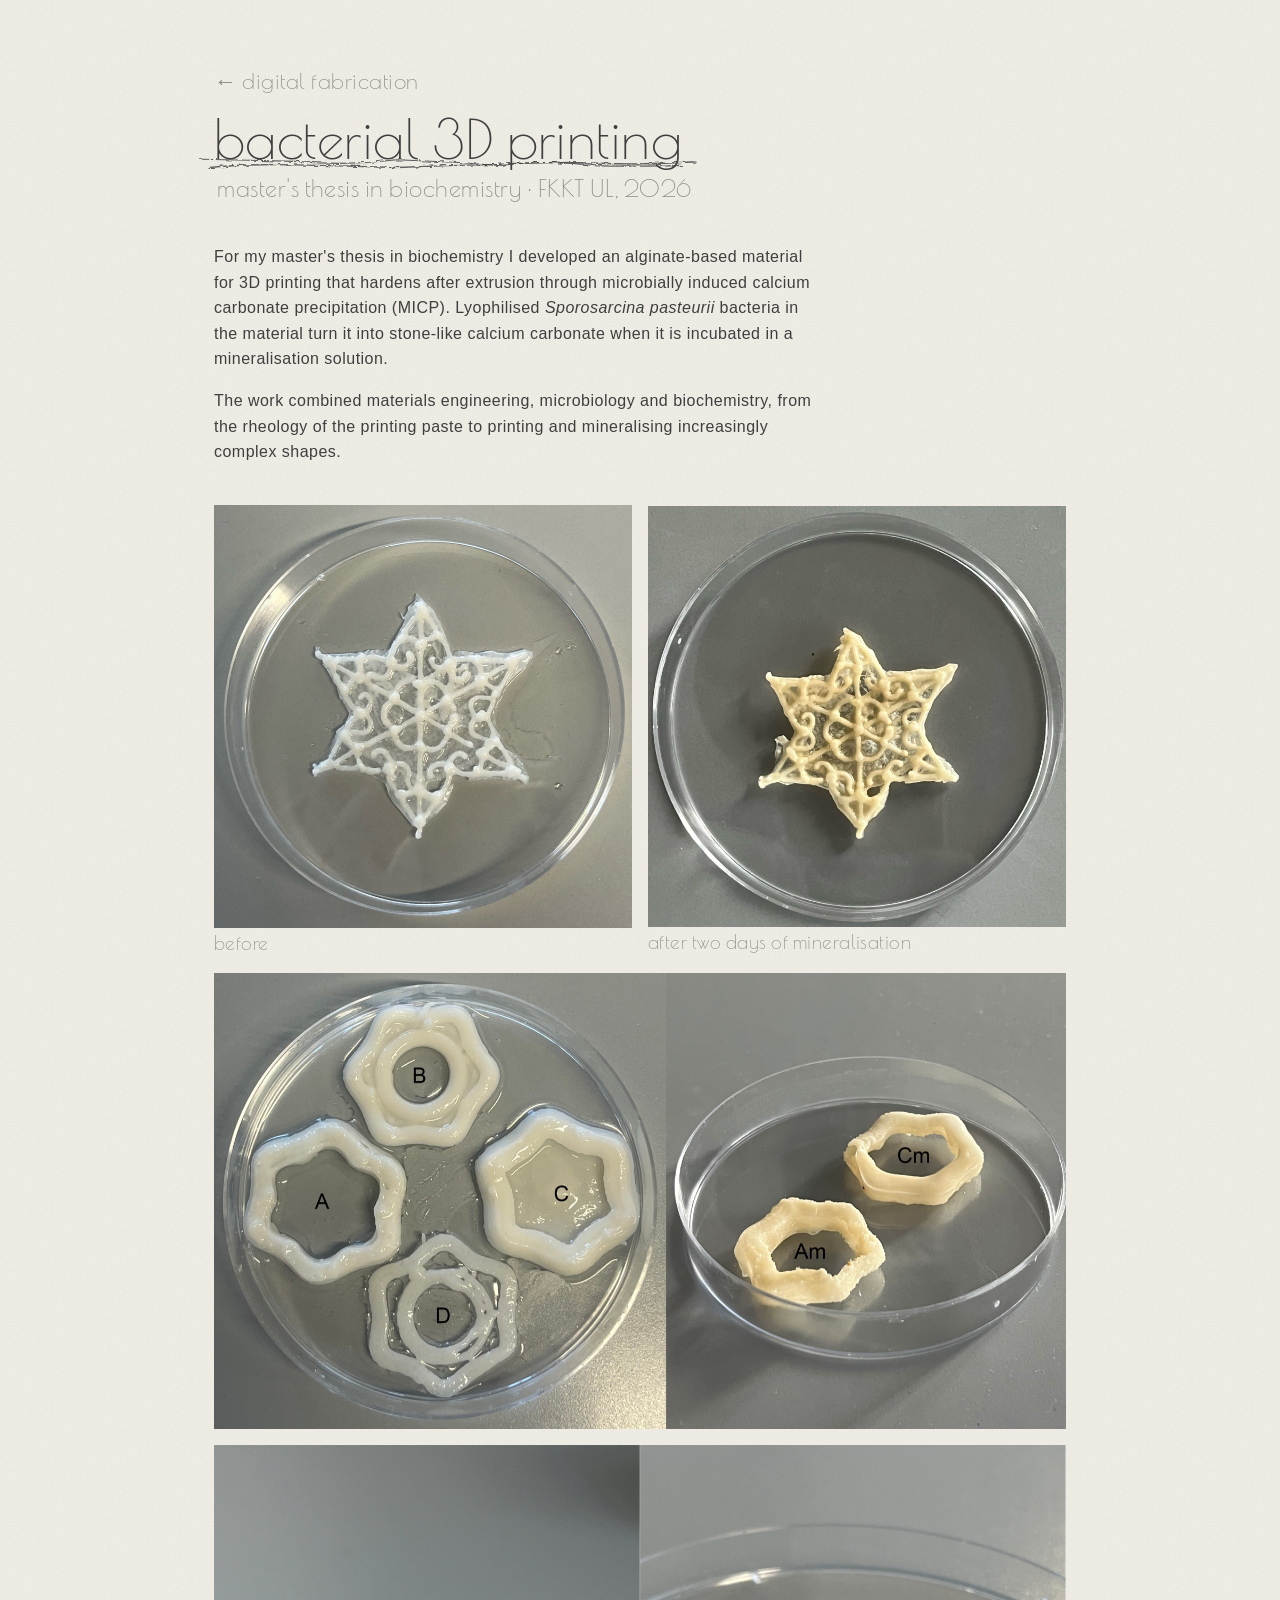
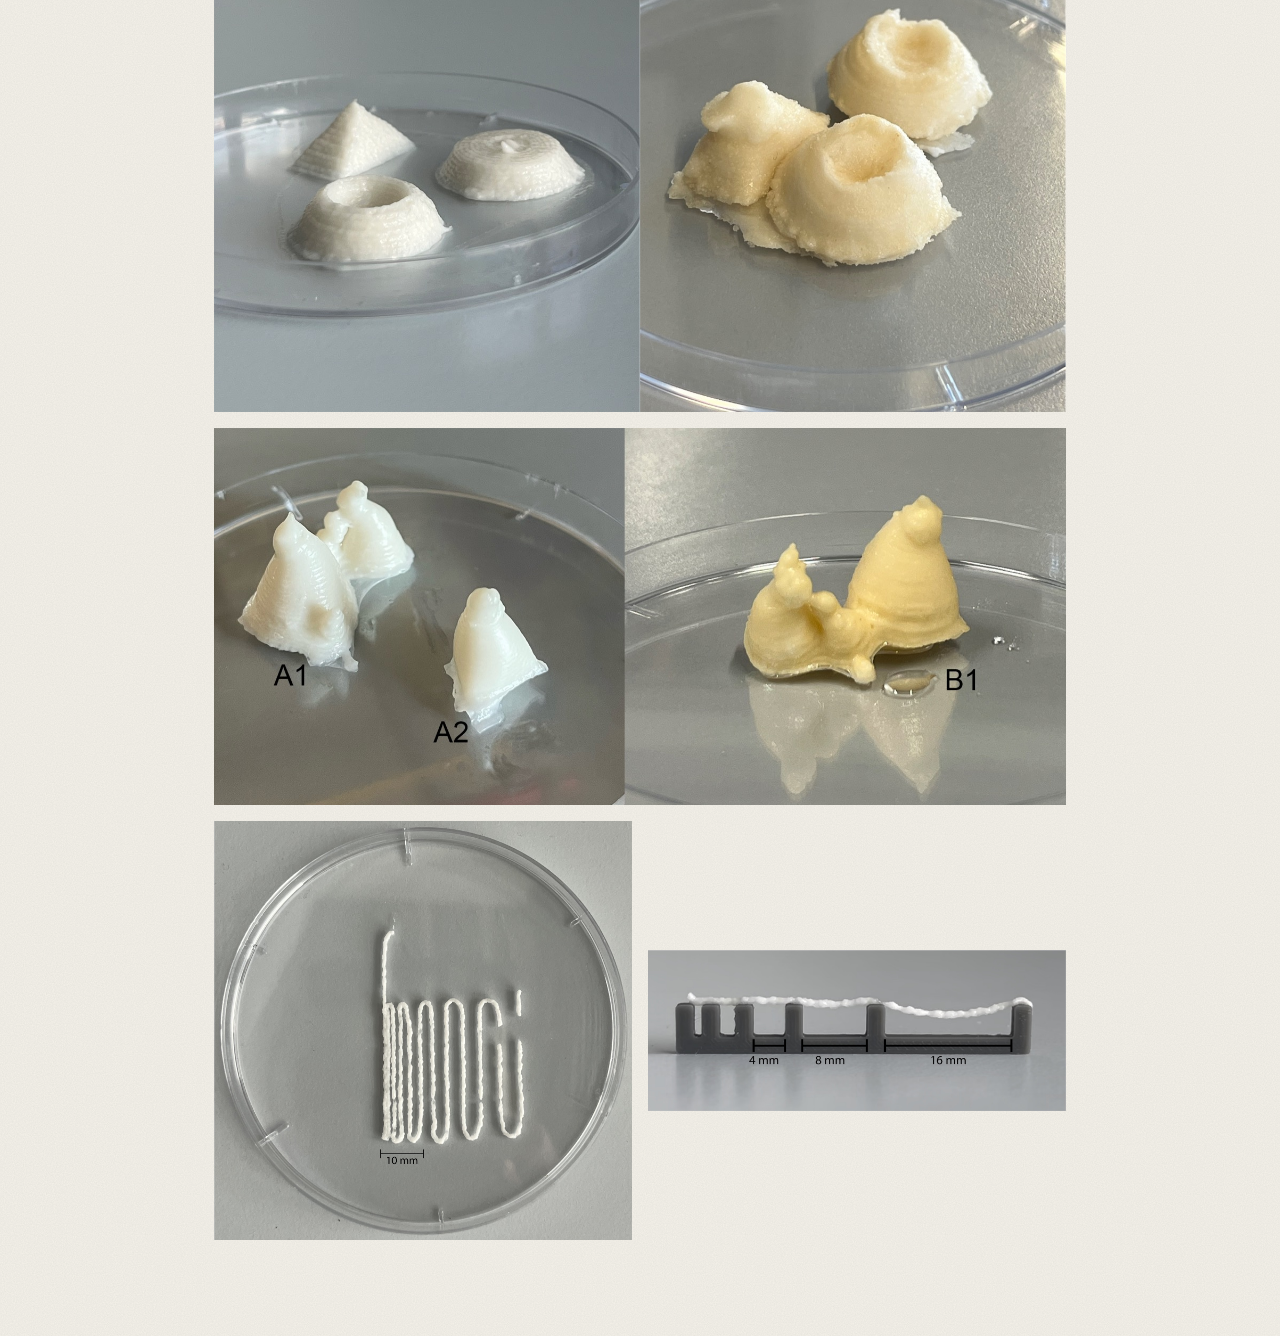
<file: projects/thesis.html>
<!DOCTYPE html>
<html lang="en">
<head>
  <meta charset="UTF-8">
  <meta name="viewport" content="width=device-width, initial-scale=1">
  <title>Bacterial 3D printing — master's thesis</title>
  <link rel="preconnect" href="https://fonts.googleapis.com">
  <link rel="preconnect" href="https://fonts.gstatic.com" crossorigin>
  <link href="https://fonts.googleapis.com/css2?family=Poiret+One&display=swap" rel="stylesheet">
  <link rel="stylesheet" href="../style.css?v=1794491565">
</head>
<body>
  <main class="project-page">
    <a class="back" href="../digital-fabrication.html">&larr; digital fabrication</a>
    <h1><span class="underline">bacterial 3D printing</span></h1>
    <p class="subtitle">master's thesis in biochemistry · FKKT UL, 2026</p>

    <div class="text">
      <p>For my master's thesis in biochemistry I developed an alginate-based material for 3D printing that hardens after extrusion through microbially induced calcium carbonate precipitation (MICP). Lyophilised <em>Sporosarcina pasteurii</em> bacteria in the material turn it into stone-like calcium carbonate when it is incubated in a mineralisation solution.</p>
      <p>The work combined materials engineering, microbiology and biochemistry, from the rheology of the printing paste to printing and mineralising increasingly complex shapes.</p>
    </div>

    <div class="photos">
      <div class="pair">
        <figure><img src="../images/thesis/enoplast2.jpg" alt="printed snowflake before mineralisation"><figcaption>before</figcaption></figure>
        <figure><img src="../images/thesis/enoplastmin.jpg" alt="printed snowflake after mineralisation"><figcaption>after two days of mineralisation</figcaption></figure>
      </div>
      <img src="../images/thesis/zvezde.jpg" alt="star-shaped rings before and after mineralisation">
      <img src="../images/thesis/piramidemin.jpg" alt="pyramid, dome and torus before and after mineralisation">
      <img src="../images/thesis/stalagmiti.jpg" alt="stalagmites before and after mineralisation">
      <div class="pair">
        <img src="../images/thesis/fuzijaedited.jpg" alt="printed line test">
        <img src="../images/thesis/kolaps20scale.jpg" alt="printed strand bridging gaps" class="contain">
      </div>
    </div>
  </main>
  <script src="../pencil.js?v=1794491565"></script>
</body>
</html>
</file>
<file: style.css>
/* ---------- pencil on paper ---------- */
:root {
  --paper: #f5f2ea;
  --graphite: #3f3f3f;
  --graphite-light: #8a8a86;
}

* { box-sizing: border-box; }

body {
  margin: 0;
  background-color: var(--paper);
  /* faint paper grain */
  background-image: url("data:image/svg+xml,%3Csvg xmlns='http://www.w3.org/2000/svg' width='200' height='200'%3E%3Cfilter id='n'%3E%3CfeTurbulence type='fractalNoise' baseFrequency='0.9' numOctaves='3' stitchTiles='stitch'/%3E%3CfeColorMatrix values='0 0 0 0 0 0 0 0 0 0 0 0 0 0 0 0 0 0 0.06 0'/%3E%3C/filter%3E%3Crect width='100%25' height='100%25' filter='url(%23n)'/%3E%3C/svg%3E");
  color: var(--graphite);
  font-family: "Poiret One", sans-serif;
  letter-spacing: .02em;
  font-size: 1.5rem;
  line-height: 1.35;
}

/* text stays crisp; only the drawn lines get the graphite grain */

a { color: inherit; text-decoration: none; }

main {
  max-width: 900px;
  margin: 0 auto;
  padding: 4rem 1.5rem 6rem;
}

h1 {
  font-size: clamp(3rem, 8vw, 5.5rem);
  font-weight: 400;
  margin: 0;
  line-height: 1;
}

.subtitle {
  color: var(--graphite-light);
  margin: .3rem 0 0 .2rem;
}

/* ---------- hand-drawn lines (generated by pencil.js) ---------- */
.underline { position: relative; display: inline-block; }
.underline svg.stroke {
  position: absolute;
  left: -4%;
  bottom: -.15em;
  width: 108%;
  height: .5em;
  overflow: visible;
  pointer-events: none;
}
svg.stroke path {
  fill: none;
  stroke: var(--graphite);
  stroke-linecap: round;
  filter: url(#pencil);
}

hr.pencil-line {
  border: 0;
  height: 24px;
  margin: 3rem 0;
}

/* ---------- homepage ---------- */
.hero {
  position: relative;
  height: 100vh;
  min-height: 520px;
  overflow: hidden;
}
.hero h1 {
  position: absolute;
  left: 50%;
  top: 50%;
  transform: translate(-50%, -50%);
  white-space: nowrap;
  text-align: center;
}
.connectors {
  position: absolute;
  inset: 0;
  width: 100%;
  height: 100%;
  pointer-events: none;
}
.connectors path {
  fill: none;
  stroke: var(--graphite);
  stroke-linecap: round;
  filter: url(#pencil);
}

.cat {
  position: absolute;
  font-size: clamp(1.6rem, 3.5vw, 2.6rem);
  white-space: nowrap;
  transition: transform .2s;
}
.cat:hover { transform: translateY(-3px); }
#cat-graphic { left: 10%; top: 16%; }
#cat-fab     { right: 8%; top: 30%; }
#cat-craft   { left: 22%; bottom: 14%; }
#cat-about   { right: 6%; bottom: 8%; }

@media (max-width: 600px) {
  #cat-graphic { left: 6%;  top: 14%; }
  #cat-fab     { right: 5%; top: auto; bottom: 24%; }
  #cat-craft   { left: 10%; bottom: 10%; }
  #cat-about   { right: 8%; top: 30%; bottom: auto; }
}

/* about: opens in the bottom right corner, above the 'about' link */
.about {
  position: absolute;
  right: 3%;
  bottom: calc(8% + 3.6rem);
  width: min(24rem, 90vw);
  padding: 1rem 1.3rem;
  background: var(--paper);
  border: 1px solid var(--graphite-light);
  border-radius: 3px 8px 4px 9px / 9px 3px 8px 4px;
  z-index: 5;
  animation: fade-in .25s ease;
}
.about[hidden] { display: none; }
.about p:first-child { margin-top: 0; }
.about p:last-child { margin-bottom: 0; }
body.about-open #cat-about { text-decoration: underline; text-underline-offset: 6px; text-decoration-thickness: 1px; }
@keyframes fade-in { from { opacity: 0; transform: translateY(6px); } }

/* ---------- category pages ---------- */
.back { font-size: 1.4rem; color: var(--graphite-light); }
.back:hover { color: var(--graphite); }

.projects {
  display: grid;
  grid-template-columns: repeat(auto-fill, minmax(240px, 1fr));
  gap: 2.5rem;
  margin-top: 3rem;
}
.project img {
  width: 100%;
  aspect-ratio: 4 / 3;
  object-fit: cover;
  display: block;
  filter: grayscale(.15);
}
.project .frame {
  padding: 8px;
  border: 1.5px solid var(--graphite);
  border-radius: 3px 8px 4px 9px / 9px 3px 8px 4px;  /* slightly wonky box */
}
.project h3 { font-weight: 400; font-size: 1.8rem; margin: .5rem 0 0; }
.project p { margin: 0; color: var(--graphite-light); font-size: 1.25rem; }
.project:hover .frame { transform: rotate(-.8deg); }
.project .frame { transition: transform .2s; }

.empty { color: var(--graphite-light); margin-top: 3rem; }

/* ---------- project pages ---------- */
.project-page h1 { font-size: clamp(2rem, 5vw, 3.4rem); overflow-wrap: anywhere; margin-top: 1rem; }

.cycle-wrap { margin: 2.5rem 0 0; }
.cycler {
  position: relative;
  aspect-ratio: 3 / 2;
  cursor: pointer;
  padding: 8px;
  border: 1.5px solid var(--graphite);
  border-radius: 3px 8px 4px 9px / 9px 3px 8px 4px;
}
.cycler img {
  position: absolute;
  inset: 8px;
  width: calc(100% - 16px);
  height: calc(100% - 16px);
  object-fit: cover;
  opacity: 0;
}
.cycler img.on { opacity: 1; }
.cycle-wrap figcaption { color: var(--graphite-light); font-size: 1.2rem; margin-top: .4rem; }

.text { max-width: 38rem; margin-top: 2.5rem; }
.credits { color: var(--graphite-light); }

/* thin Helvetica for longer body text */
.text p, .about p {
  font-family: "Helvetica Neue", Helvetica, Arial, sans-serif;
  font-weight: 300;
  font-size: 1rem;
  line-height: 1.6;
  filter: none;
}

.single-image { margin: 2.5rem 0 0; max-width: 520px; }
.single-image img { width: 100%; display: block; }
.single-image .frame {
  padding: 8px;
  border: 1.5px solid var(--graphite);
  border-radius: 3px 8px 4px 9px / 9px 3px 8px 4px;
}
.visit { font-size: 2rem; margin-top: 2rem; }

.gallery {
  display: grid;
  grid-template-columns: repeat(auto-fill, minmax(220px, 1fr));
  gap: 1rem;
  margin-top: 2.5rem;
}
.gallery img { width: 100%; aspect-ratio: 2 / 3; object-fit: cover; display: block; }

.inline-link { text-decoration: underline; text-underline-offset: 3px; filter: none; }
.inline-link strong { font-weight: 600; }

.photos { margin-top: 2.5rem; display: flex; flex-direction: column; gap: 1rem; }
.photos img { width: 100%; display: block; }
.photos img.pattern { max-width: 560px; }

.pair { display: grid; grid-template-columns: 1fr 1fr; gap: 1rem; align-items: center; }
.pair figure { margin: 0; }
.pair img { width: 100%; display: block; }
.pair figcaption { color: var(--graphite-light); font-size: 1.2rem; margin-top: .2rem; }
p.back { margin: 0; }
p.back a:hover { color: var(--graphite); }
.photos figure { margin: 0; }
.photos figcaption { color: var(--graphite-light); font-size: 1.2rem; margin-top: .2rem; }
.photos img.poster { max-width: 560px; }
.photos video { width: 100%; display: block; background: #000; }

/* about panel on phones: smaller so it fits under the name */
@media (max-width: 600px) {
  .about { left: 4%; right: 4%; width: auto; bottom: 4%; padding: .8rem 1rem; }
  .about p { font-size: .88rem; line-height: 1.5; }
}
</file>
